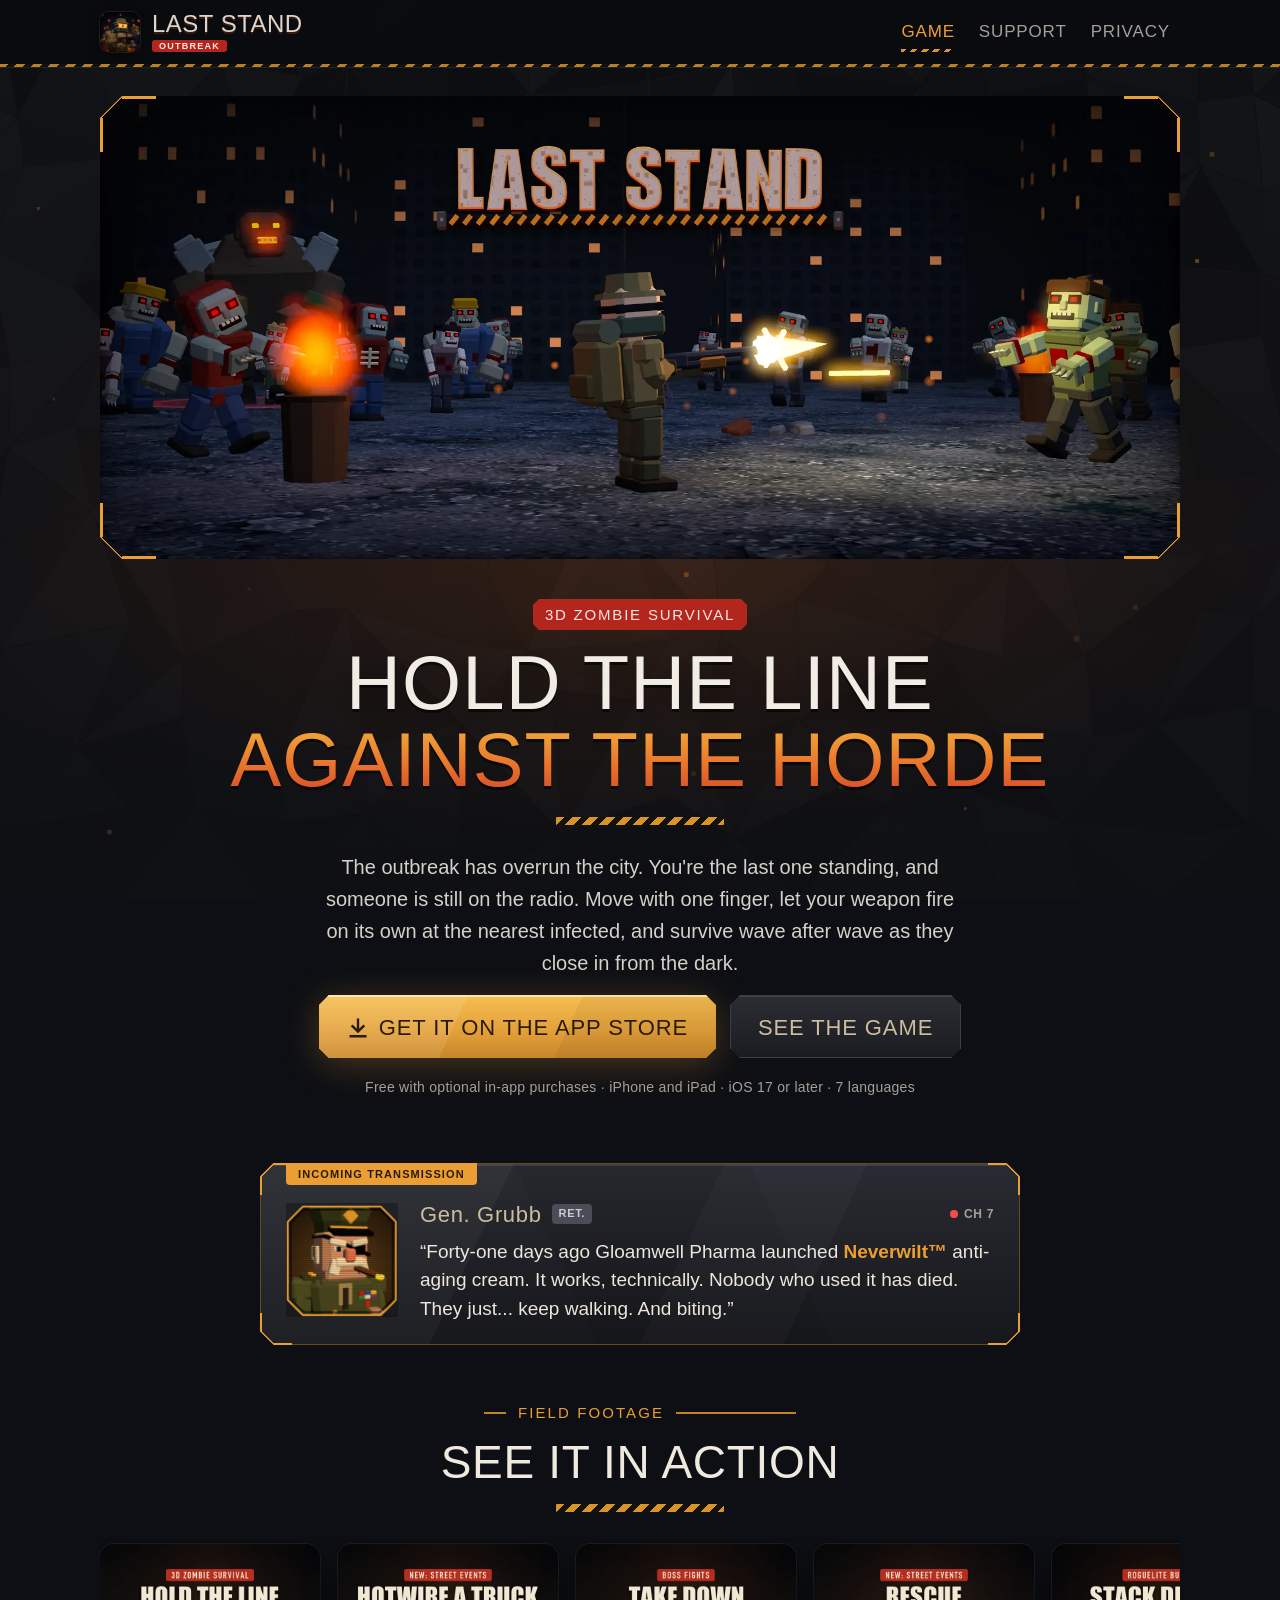
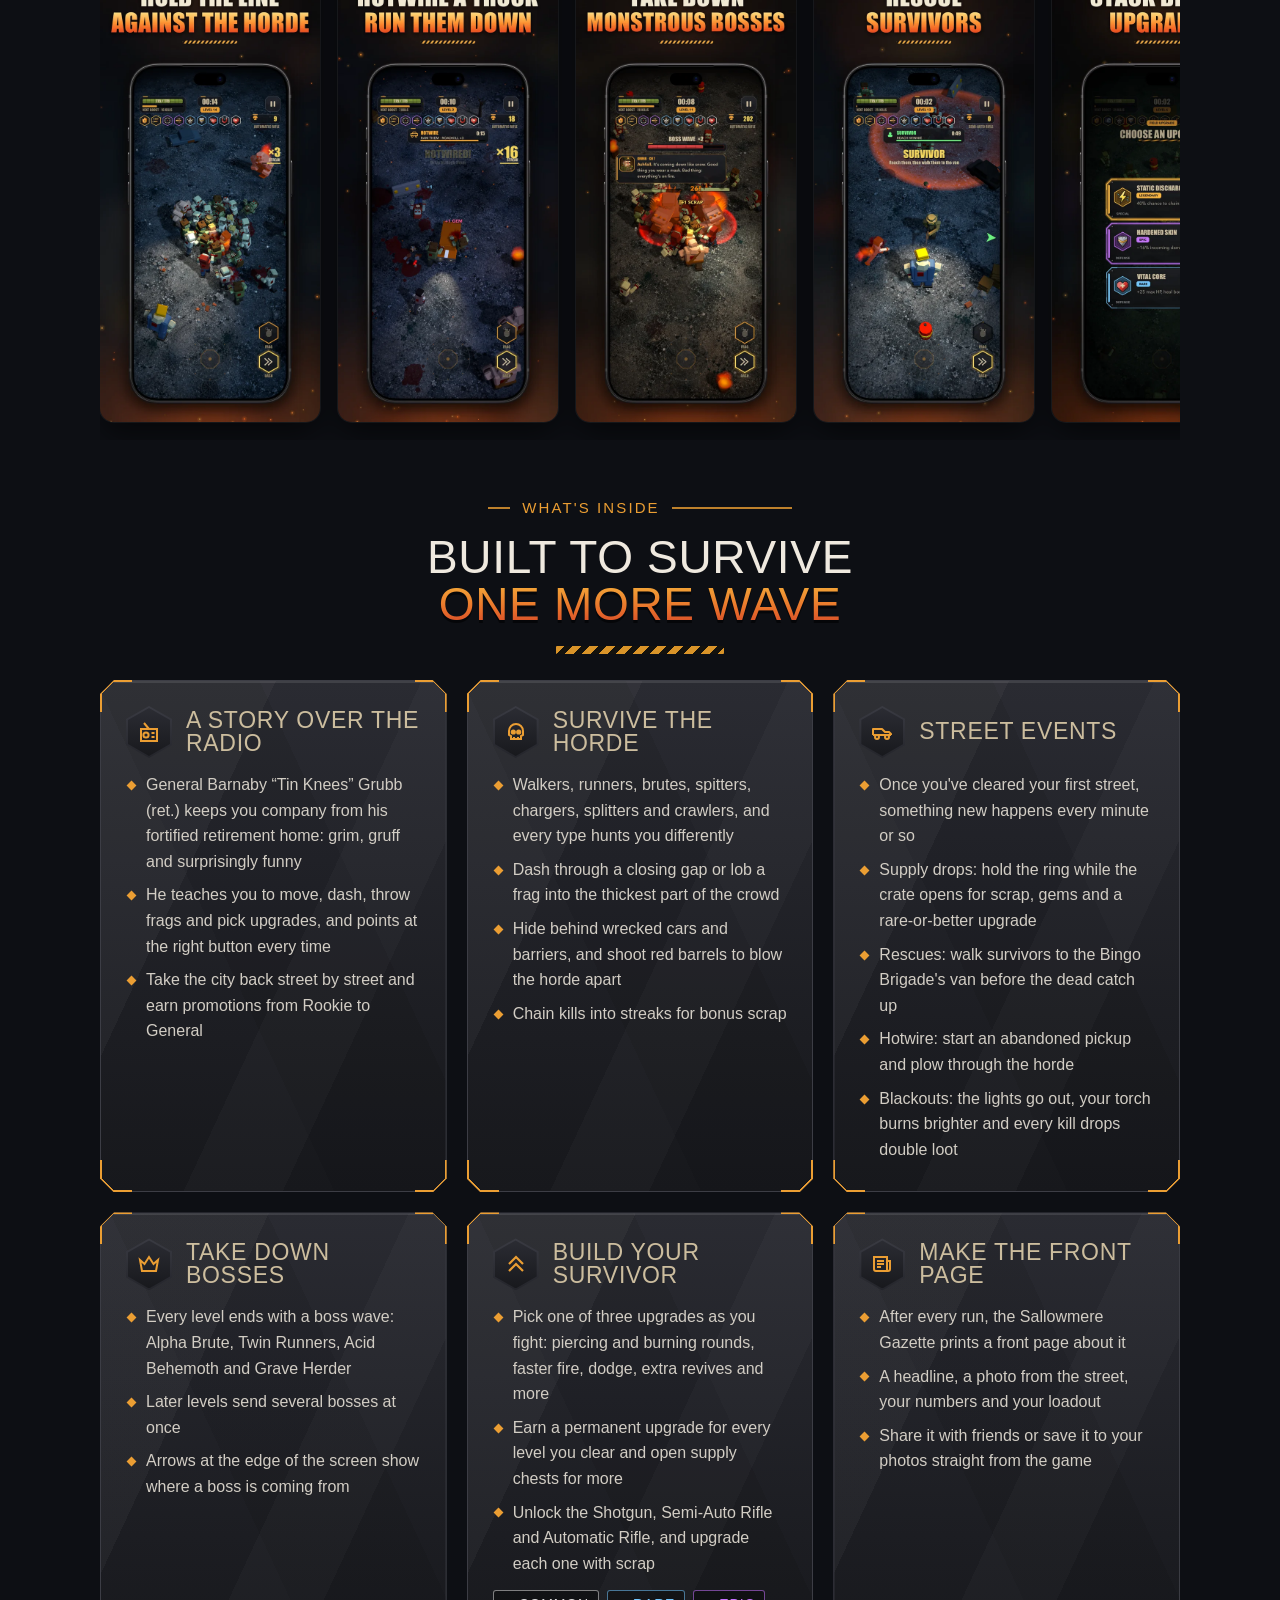
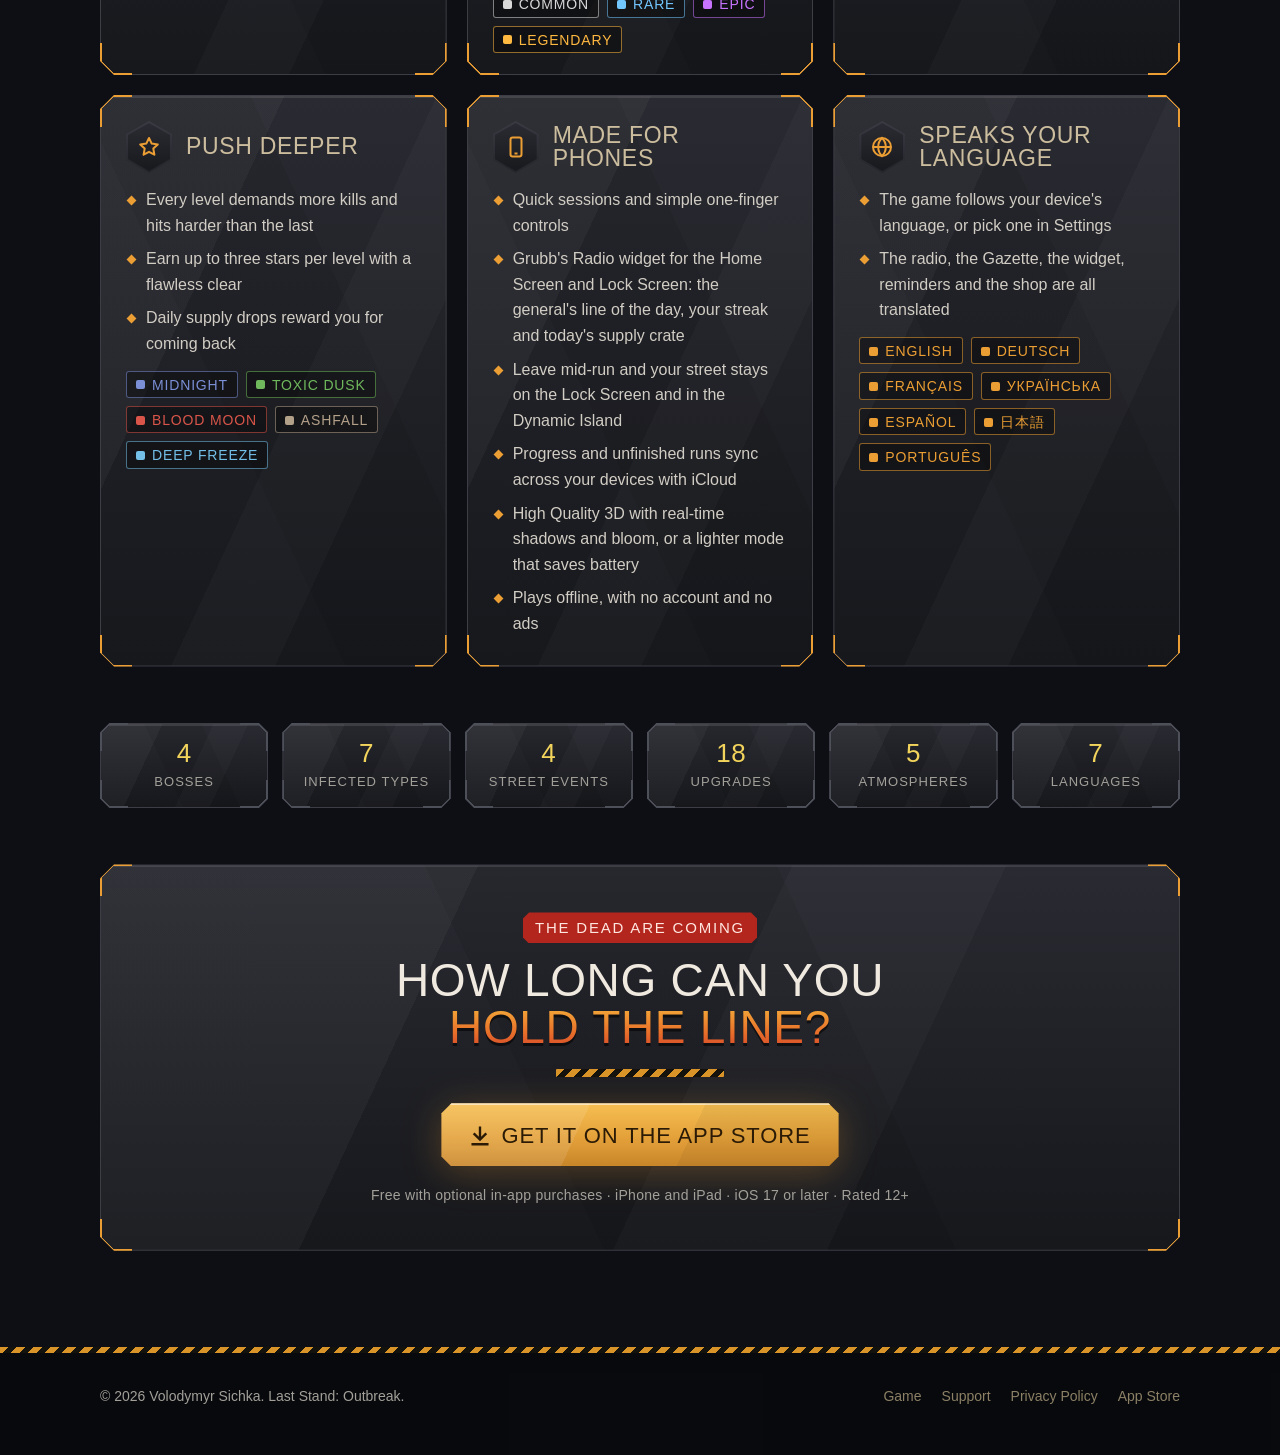
<file: index.html>
<!DOCTYPE html>
<html lang="en">
  <head>
    <meta charset="UTF-8" />
    <title>Last Stand: Outbreak</title>
    <meta http-equiv="refresh" content="0; url=marketing.html" />
    <link rel="canonical" href="marketing.html" />
    <link rel="icon" href="favicon.ico" sizes="16x16 32x32 48x48" />
    <link rel="icon" type="image/png" sizes="32x32" href="assets/favicon-32.png" />
    <link rel="icon" type="image/png" sizes="16x16" href="assets/favicon-16.png" />
    <link rel="apple-touch-icon" sizes="180x180" href="assets/apple-touch-icon.png" />
    <link rel="manifest" href="site.webmanifest" />
    <style>body { background: #0d0f14; color: #ccbd9e; font-family: -apple-system, sans-serif; }</style>
  </head>
  <body>
    <p><a href="marketing.html" style="color: #eb9e33">Last Stand: Outbreak</a></p>
  </body>
</html>
</file>
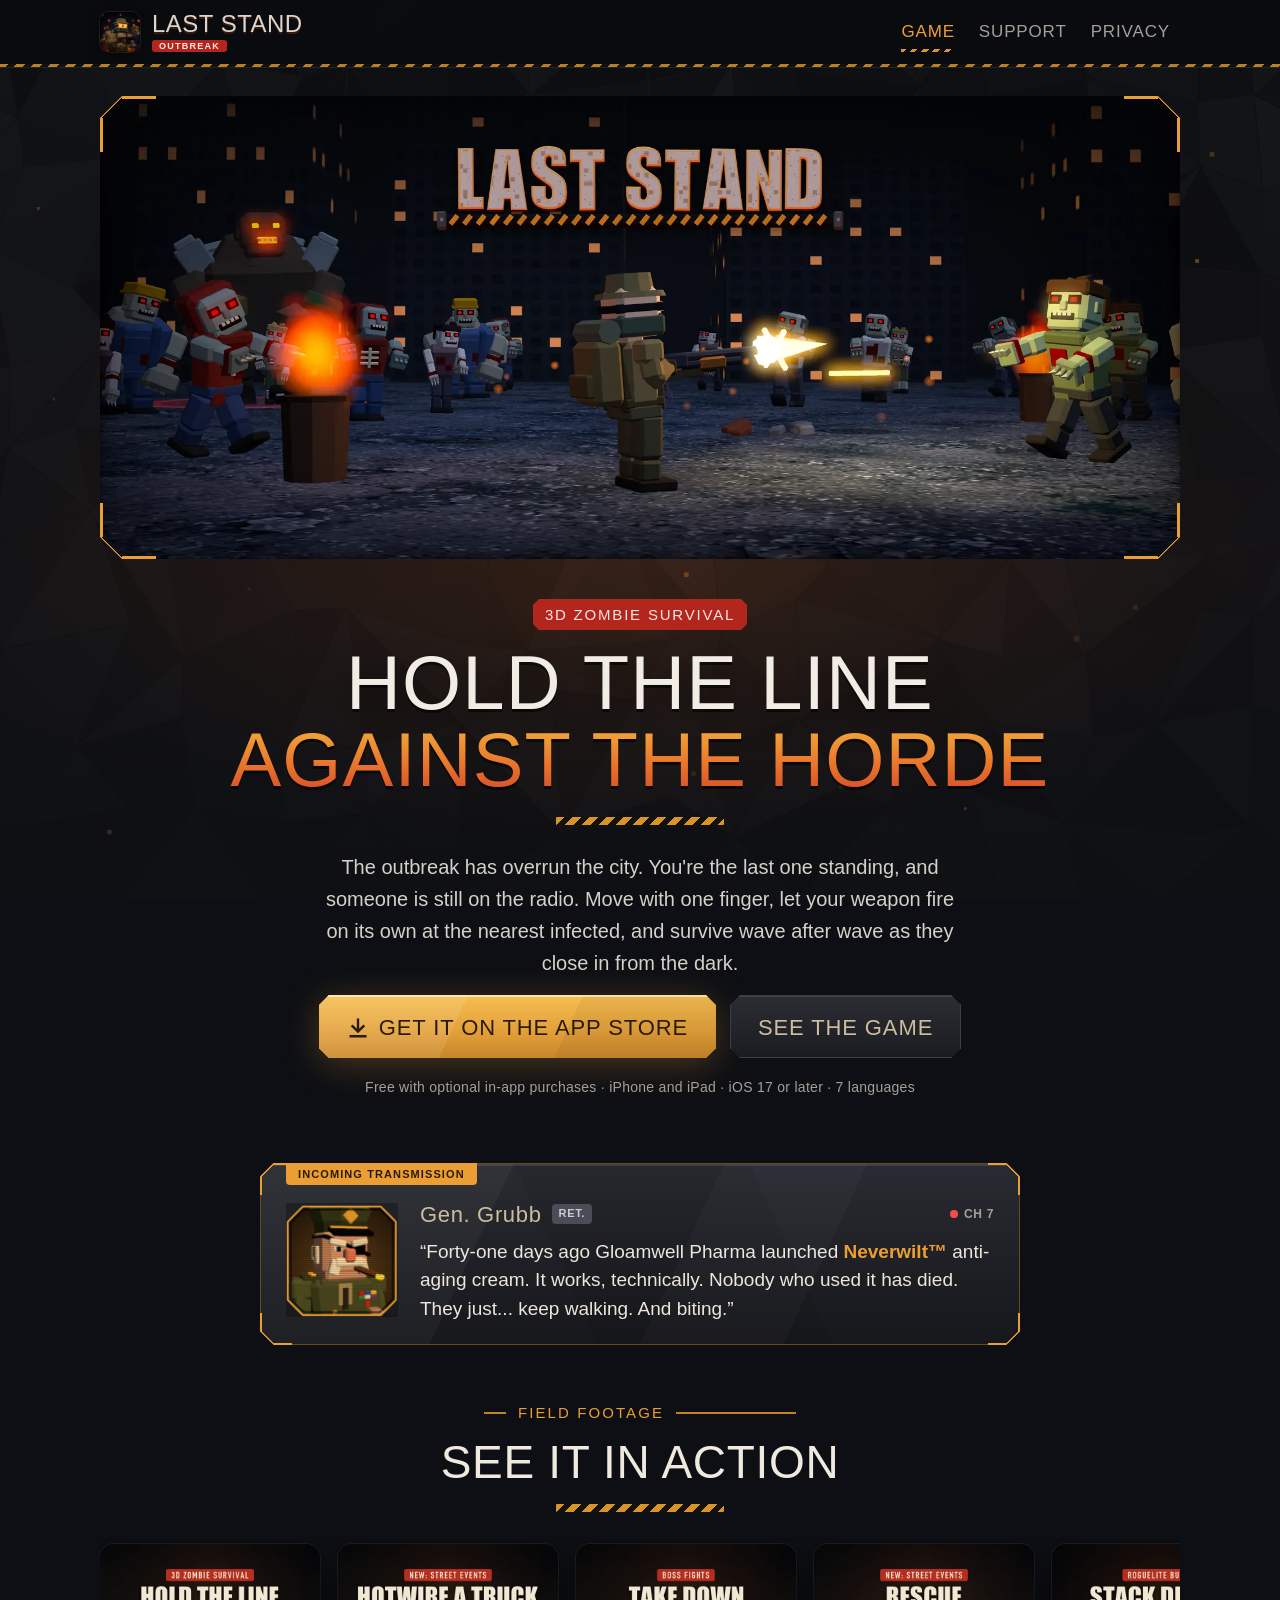
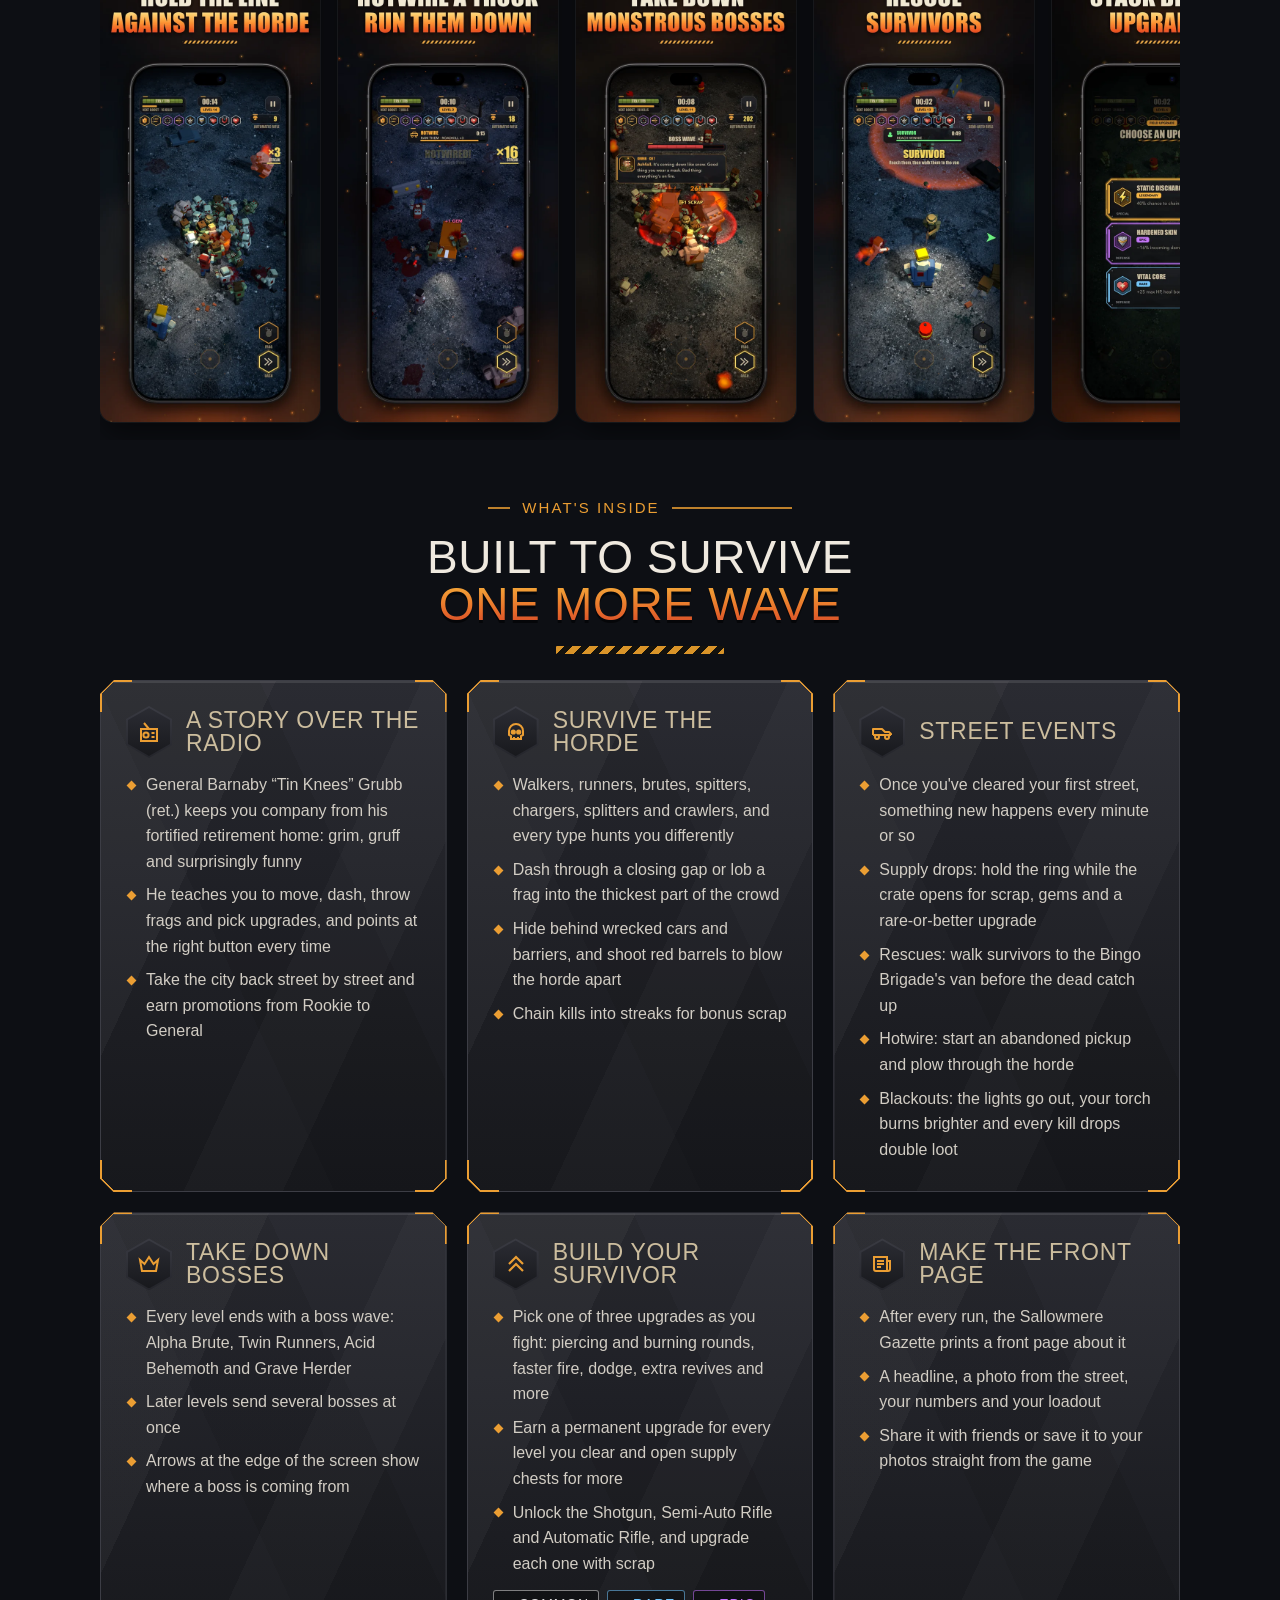
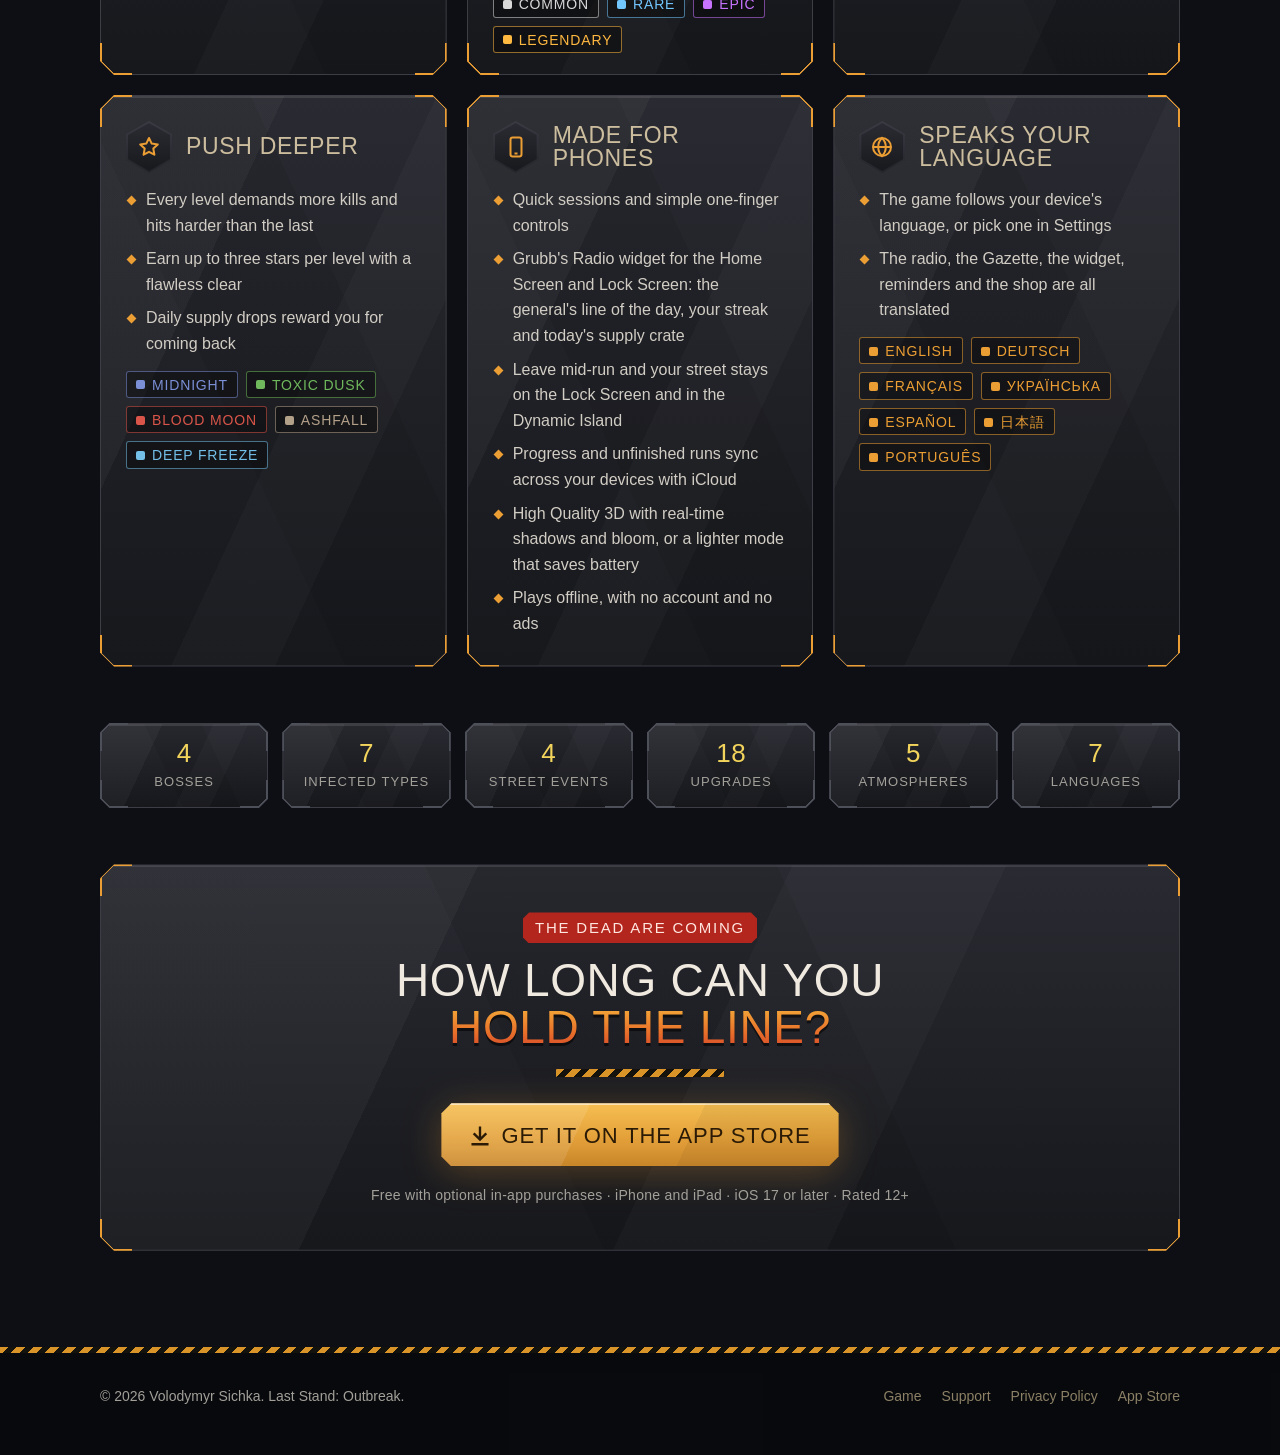
<file: marketing.html>
<!DOCTYPE html>
<html lang="en">
  <head>
    <meta charset="UTF-8" />
    <meta name="viewport" content="width=device-width, initial-scale=1.0" />
    <title>Last Stand: Outbreak – Zombie survival shooter for iPhone and iPad</title>
    <meta name="description" content="Last Stand: Outbreak is a fast, top-down zombie survival shooter in a moody low-poly 3D world. One-finger controls, auto-fire, street events, boss waves, roguelite upgrades and a story told over the radio. In seven languages." />
    <meta name="theme-color" content="#0d0f14" />
    <meta name="apple-itunes-app" content="app-id=6768721090" />
    <meta property="og:type" content="website" />
    <meta property="og:title" content="Last Stand: Outbreak" />
    <meta property="og:description" content="Hold the line against the horde. A top-down zombie survival shooter for iPhone and iPad." />
    <meta property="og:image" content="https://vybgss.github.io/last-stand-docs/assets/og.jpg" />
    <meta name="twitter:card" content="summary_large_image" />
    <link rel="icon" href="favicon.ico" sizes="16x16 32x32 48x48" />
    <link rel="icon" type="image/png" sizes="32x32" href="assets/favicon-32.png" />
    <link rel="icon" type="image/png" sizes="16x16" href="assets/favicon-16.png" />
    <link rel="apple-touch-icon" sizes="180x180" href="assets/apple-touch-icon.png" />
    <link rel="manifest" href="site.webmanifest" />
    <link rel="stylesheet" href="assets/style.css?v=2" />
  </head>
  <body>
    <header class="site-header">
      <div class="wrap">
        <a class="brand" href="marketing.html">
          <img src="assets/icon-96.png" width="40" height="40" alt="" />
          <span class="brand-name"><b>Last Stand</b><span class="tag-outbreak">OUTBREAK</span></span>
        </a>
        <nav class="nav" aria-label="Main">
          <a href="marketing.html" aria-current="page">Game</a>
          <a href="support.html">Support</a>
          <a href="privacy-policy.html">Privacy</a>
        </nav>
      </div>
    </header>

    <main class="wrap">
      <section class="hero">
        <div class="plate keyart">
          <img src="assets/hero.webp" width="1920" height="823" alt="Last Stand key art: a survivor in a field hat fires a rifle at a horde of low-poly zombies lit by burning oil drums" />
        </div>

        <div class="hero-copy center">
          <span class="kicker">3D zombie survival</span>
          <h1>Hold the line<span class="hot">against the horde</span></h1>
          <div class="stripe"></div>
          <p class="lead">The outbreak has overrun the city. You're the last one standing, and someone is still on the radio. Move with one finger, let your weapon fire on its own at the nearest infected, and survive wave after wave as they close in from the dark.</p>
          <div class="actions">
            <a class="btn" href="https://apps.apple.com/app/last-stand-outbreak/id6768721090">
              <span>
                <svg viewBox="0 0 24 24" fill="none" stroke="currentColor" stroke-width="2.6" stroke-linecap="square" aria-hidden="true"><path d="M12 3v12M6 10l6 6 6-6M4 21h16" /></svg>
                Get it on the App Store
              </span>
            </a>
            <a class="btn secondary" href="#screens"><span>See the game</span></a>
          </div>
          <p class="meta">Free with optional in-app purchases · iPhone and iPad · iOS 17 or later · 7 languages</p>
        </div>

        <figure class="plate radio transmission">
          <span class="tx-tag">Incoming transmission</span>
          <img src="assets/grubb.png" width="240" height="243" alt="Portrait of General Grubb: a gruff low-poly general with an eye patch and a cigar" />
          <figcaption>
            <div class="tx-name">Gen. Grubb <small>RET.</small><span class="ch">CH 7</span></div>
            <blockquote>“Forty-one days ago Gloamwell Pharma launched <em>Neverwilt™</em> anti-aging cream. It works, technically. Nobody who used it has died. They just... keep walking. And biting.”</blockquote>
          </figcaption>
        </figure>
      </section>

      <section class="block" id="screens">
        <div class="center">
          <p class="label">Field footage</p>
          <h2>See it in action</h2>
          <div class="stripe"></div>
        </div>
        <div class="shots" tabindex="0" aria-label="Screenshots">
          <figure><img src="assets/screens/shot-1.webp" width="600" height="1304" loading="lazy" alt="Hold the line against the horde: the survivor fights a crowd of zombies on a night street while General Grubb comments on the radio" /></figure>
          <figure><img src="assets/screens/shot-2.webp" width="600" height="1304" loading="lazy" alt="Hotwire a truck and run them down: a hotwired pickup drives through the horde" /></figure>
          <figure><img src="assets/screens/shot-3.webp" width="600" height="1304" loading="lazy" alt="Take down monstrous bosses: an Alpha Brute boss wave" /></figure>
          <figure><img src="assets/screens/shot-4.webp" width="600" height="1304" loading="lazy" alt="Rescue survivors: a survivor heads for the Bingo Brigade van" /></figure>
          <figure><img src="assets/screens/shot-5.webp" width="600" height="1304" loading="lazy" alt="Stack deadly upgrades: choose one of three upgrade cards" /></figure>
          <figure><img src="assets/screens/shot-6.webp" width="600" height="1304" loading="lazy" alt="Meet General Grubb: the general explains the outbreak over the radio on the main menu" /></figure>
          <figure><img src="assets/screens/shot-7.webp" width="600" height="1304" loading="lazy" alt="Make the front page: the Sallowmere Gazette prints a front page about your run" /></figure>
          <figure><img src="assets/screens/shot-8.webp" width="600" height="1304" loading="lazy" alt="Grubb on your Home Screen: the Grubb's Radio widget in small and medium sizes" /></figure>
        </div>
      </section>

      <section class="block" id="features">
        <div class="center">
          <p class="label">What's inside</p>
          <h2>Built to survive<span class="hot">one more wave</span></h2>
          <div class="stripe"></div>
        </div>

        <div class="features">
          <article class="plate feature">
            <h3>
              <span class="hex"><svg viewBox="0 0 24 24" fill="none" stroke="currentColor" stroke-width="2" aria-hidden="true"><path d="M7 3l5 6M4 9h16v12H4z" /><circle cx="9" cy="15" r="2.6" /><path d="M14.5 13h3M14.5 17h3" /></svg></span>
              A story over the radio
            </h3>
            <ul>
              <li>General Barnaby “Tin Knees” Grubb (ret.) keeps you company from his fortified retirement home: grim, gruff and surprisingly funny</li>
              <li>He teaches you to move, dash, throw frags and pick upgrades, and points at the right button every time</li>
              <li>Take the city back street by street and earn promotions from Rookie to General</li>
            </ul>
          </article>

          <article class="plate feature">
            <h3>
              <span class="hex"><svg viewBox="0 0 24 24" fill="none" stroke="currentColor" stroke-width="2" aria-hidden="true"><path d="M5 11a7 7 0 0 1 14 0v4l-2 1v3H7v-3l-2-1z" /><circle cx="9.3" cy="12" r="1.6" fill="currentColor" /><circle cx="14.7" cy="12" r="1.6" fill="currentColor" /><path d="M10 19v-2M14 19v-2" /></svg></span>
              Survive the horde
            </h3>
            <ul>
              <li>Walkers, runners, brutes, spitters, chargers, splitters and crawlers, and every type hunts you differently</li>
              <li>Dash through a closing gap or lob a frag into the thickest part of the crowd</li>
              <li>Hide behind wrecked cars and barriers, and shoot red barrels to blow the horde apart</li>
              <li>Chain kills into streaks for bonus scrap</li>
            </ul>
          </article>

          <article class="plate feature">
            <h3>
              <span class="hex"><svg viewBox="0 0 24 24" fill="none" stroke="currentColor" stroke-width="2" stroke-linejoin="round" aria-hidden="true"><path d="M3 15V9h9l3 3h4l2 2v1" /><path d="M3 15h18" /><circle cx="7" cy="17" r="2" /><circle cx="17" cy="17" r="2" /></svg></span>
              Street events
            </h3>
            <ul>
              <li>Once you've cleared your first street, something new happens every minute or so</li>
              <li>Supply drops: hold the ring while the crate opens for scrap, gems and a rare-or-better upgrade</li>
              <li>Rescues: walk survivors to the Bingo Brigade's van before the dead catch up</li>
              <li>Hotwire: start an abandoned pickup and plow through the horde</li>
              <li>Blackouts: the lights go out, your torch burns brighter and every kill drops double loot</li>
            </ul>
          </article>

          <article class="plate feature">
            <h3>
              <span class="hex"><svg viewBox="0 0 24 24" fill="none" stroke="currentColor" stroke-width="2" aria-hidden="true"><path d="M3 8l4.5 4L12 5l4.5 7L21 8l-2 11H5z" /></svg></span>
              Take down bosses
            </h3>
            <ul>
              <li>Every level ends with a boss wave: Alpha Brute, Twin Runners, Acid Behemoth and Grave Herder</li>
              <li>Later levels send several bosses at once</li>
              <li>Arrows at the edge of the screen show where a boss is coming from</li>
            </ul>
          </article>

          <article class="plate feature">
            <h3>
              <span class="hex"><svg viewBox="0 0 24 24" fill="none" stroke="currentColor" stroke-width="2.2" aria-hidden="true"><path d="M5 12l7-7 7 7M5 19l7-7 7 7" /></svg></span>
              Build your survivor
            </h3>
            <ul>
              <li>Pick one of three upgrades as you fight: piercing and burning rounds, faster fire, dodge, extra revives and more</li>
              <li>Earn a permanent upgrade for every level you clear and open supply chests for more</li>
              <li>Unlock the Shotgun, Semi-Auto Rifle and Automatic Rifle, and upgrade each one with scrap</li>
            </ul>
            <div class="chips">
              <span class="chip" style="--chip: var(--common)"><i></i>Common</span>
              <span class="chip" style="--chip: var(--rare)"><i></i>Rare</span>
              <span class="chip" style="--chip: var(--epic)"><i></i>Epic</span>
              <span class="chip" style="--chip: var(--legendary)"><i></i>Legendary</span>
            </div>
          </article>

          <article class="plate feature">
            <h3>
              <span class="hex"><svg viewBox="0 0 24 24" fill="none" stroke="currentColor" stroke-width="2" aria-hidden="true"><path d="M4 5h13v14H6a2 2 0 0 1-2-2z" /><path d="M17 9h3v8a2 2 0 0 1-2 2" /><path d="M7 9h7M7 12h7M7 15h4" /></svg></span>
              Make the front page
            </h3>
            <ul>
              <li>After every run, the Sallowmere Gazette prints a front page about it</li>
              <li>A headline, a photo from the street, your numbers and your loadout</li>
              <li>Share it with friends or save it to your photos straight from the game</li>
            </ul>
          </article>

          <article class="plate feature">
            <h3>
              <span class="hex"><svg viewBox="0 0 24 24" fill="none" stroke="currentColor" stroke-width="2" stroke-linejoin="round" aria-hidden="true"><path d="M12 3l2.7 5.6 6.1.8-4.5 4.2 1.1 6.1L12 16.8l-5.4 2.9 1.1-6.1-4.5-4.2 6.1-.8z" /></svg></span>
              Push deeper
            </h3>
            <ul>
              <li>Every level demands more kills and hits harder than the last</li>
              <li>Earn up to three stars per level with a flawless clear</li>
              <li>Daily supply drops reward you for coming back</li>
            </ul>
            <div class="chips">
              <span class="chip" style="--chip: #7b8fd6"><i></i>Midnight</span>
              <span class="chip" style="--chip: #6fb85c"><i></i>Toxic Dusk</span>
              <span class="chip" style="--chip: #d9554a"><i></i>Blood Moon</span>
              <span class="chip" style="--chip: #b3a089"><i></i>Ashfall</span>
              <span class="chip" style="--chip: #73bfe8"><i></i>Deep Freeze</span>
            </div>
          </article>

          <article class="plate feature">
            <h3>
              <span class="hex"><svg viewBox="0 0 24 24" fill="none" stroke="currentColor" stroke-width="2" aria-hidden="true"><rect x="6.5" y="2.5" width="11" height="19" rx="2.2" /><path d="M10.5 18.5h3" /></svg></span>
              Made for phones
            </h3>
            <ul>
              <li>Quick sessions and simple one-finger controls</li>
              <li>Grubb's Radio widget for the Home Screen and Lock Screen: the general's line of the day, your streak and today's supply crate</li>
              <li>Leave mid-run and your street stays on the Lock Screen and in the Dynamic Island</li>
              <li>Progress and unfinished runs sync across your devices with iCloud</li>
              <li>High Quality 3D with real-time shadows and bloom, or a lighter mode that saves battery</li>
              <li>Plays offline, with no account and no ads</li>
            </ul>
          </article>

          <article class="plate feature">
            <h3>
              <span class="hex"><svg viewBox="0 0 24 24" fill="none" stroke="currentColor" stroke-width="2" aria-hidden="true"><circle cx="12" cy="12" r="9" /><path d="M3 12h18M12 3c2.6 2.5 3.8 5.5 3.8 9s-1.2 6.5-3.8 9c-2.6-2.5-3.8-5.5-3.8-9S9.4 5.5 12 3z" /></svg></span>
              Speaks your language
            </h3>
            <ul>
              <li>The game follows your device's language, or pick one in Settings</li>
              <li>The radio, the Gazette, the widget, reminders and the shop are all translated</li>
            </ul>
            <div class="chips">
              <span class="chip" style="--chip: var(--amber)"><i></i>English</span>
              <span class="chip" style="--chip: var(--amber)"><i></i>Deutsch</span>
              <span class="chip" style="--chip: var(--amber)"><i></i>Français</span>
              <span class="chip" style="--chip: var(--amber)"><i></i>Українська</span>
              <span class="chip" style="--chip: var(--amber)"><i></i>Español</span>
              <span class="chip" style="--chip: var(--amber)"><i></i>日本語</span>
              <span class="chip" style="--chip: var(--amber)"><i></i>Português</span>
            </div>
          </article>
        </div>
      </section>

      <section class="block">
        <div class="facts">
          <div class="plate quiet fact"><b>4</b><span>Bosses</span></div>
          <div class="plate quiet fact"><b>7</b><span>Infected types</span></div>
          <div class="plate quiet fact"><b>4</b><span>Street events</span></div>
          <div class="plate quiet fact"><b>18</b><span>Upgrades</span></div>
          <div class="plate quiet fact"><b>5</b><span>Atmospheres</span></div>
          <div class="plate quiet fact"><b>7</b><span>Languages</span></div>
        </div>
      </section>

      <section class="block">
        <div class="plate final">
          <span class="kicker">The dead are coming</span>
          <h2>How long can you<span class="hot">hold the line?</span></h2>
          <div class="stripe"></div>
          <div class="actions" style="justify-content: center">
            <a class="btn" href="https://apps.apple.com/app/last-stand-outbreak/id6768721090">
              <span>
                <svg viewBox="0 0 24 24" fill="none" stroke="currentColor" stroke-width="2.6" stroke-linecap="square" aria-hidden="true"><path d="M12 3v12M6 10l6 6 6-6M4 21h16" /></svg>
                Get it on the App Store
              </span>
            </a>
          </div>
          <p class="meta">Free with optional in-app purchases · iPhone and iPad · iOS 17 or later · Rated 12+</p>
        </div>
      </section>
    </main>

    <footer class="site-footer">
      <div class="wrap">
        <span>© 2026 Volodymyr Sichka. Last Stand: Outbreak.</span>
        <nav aria-label="Footer">
          <a href="marketing.html">Game</a>
          <a href="support.html">Support</a>
          <a href="privacy-policy.html">Privacy Policy</a>
          <a href="https://apps.apple.com/app/last-stand-outbreak/id6768721090">App Store</a>
        </nav>
      </div>
    </footer>
  </body>
</html>
</file>
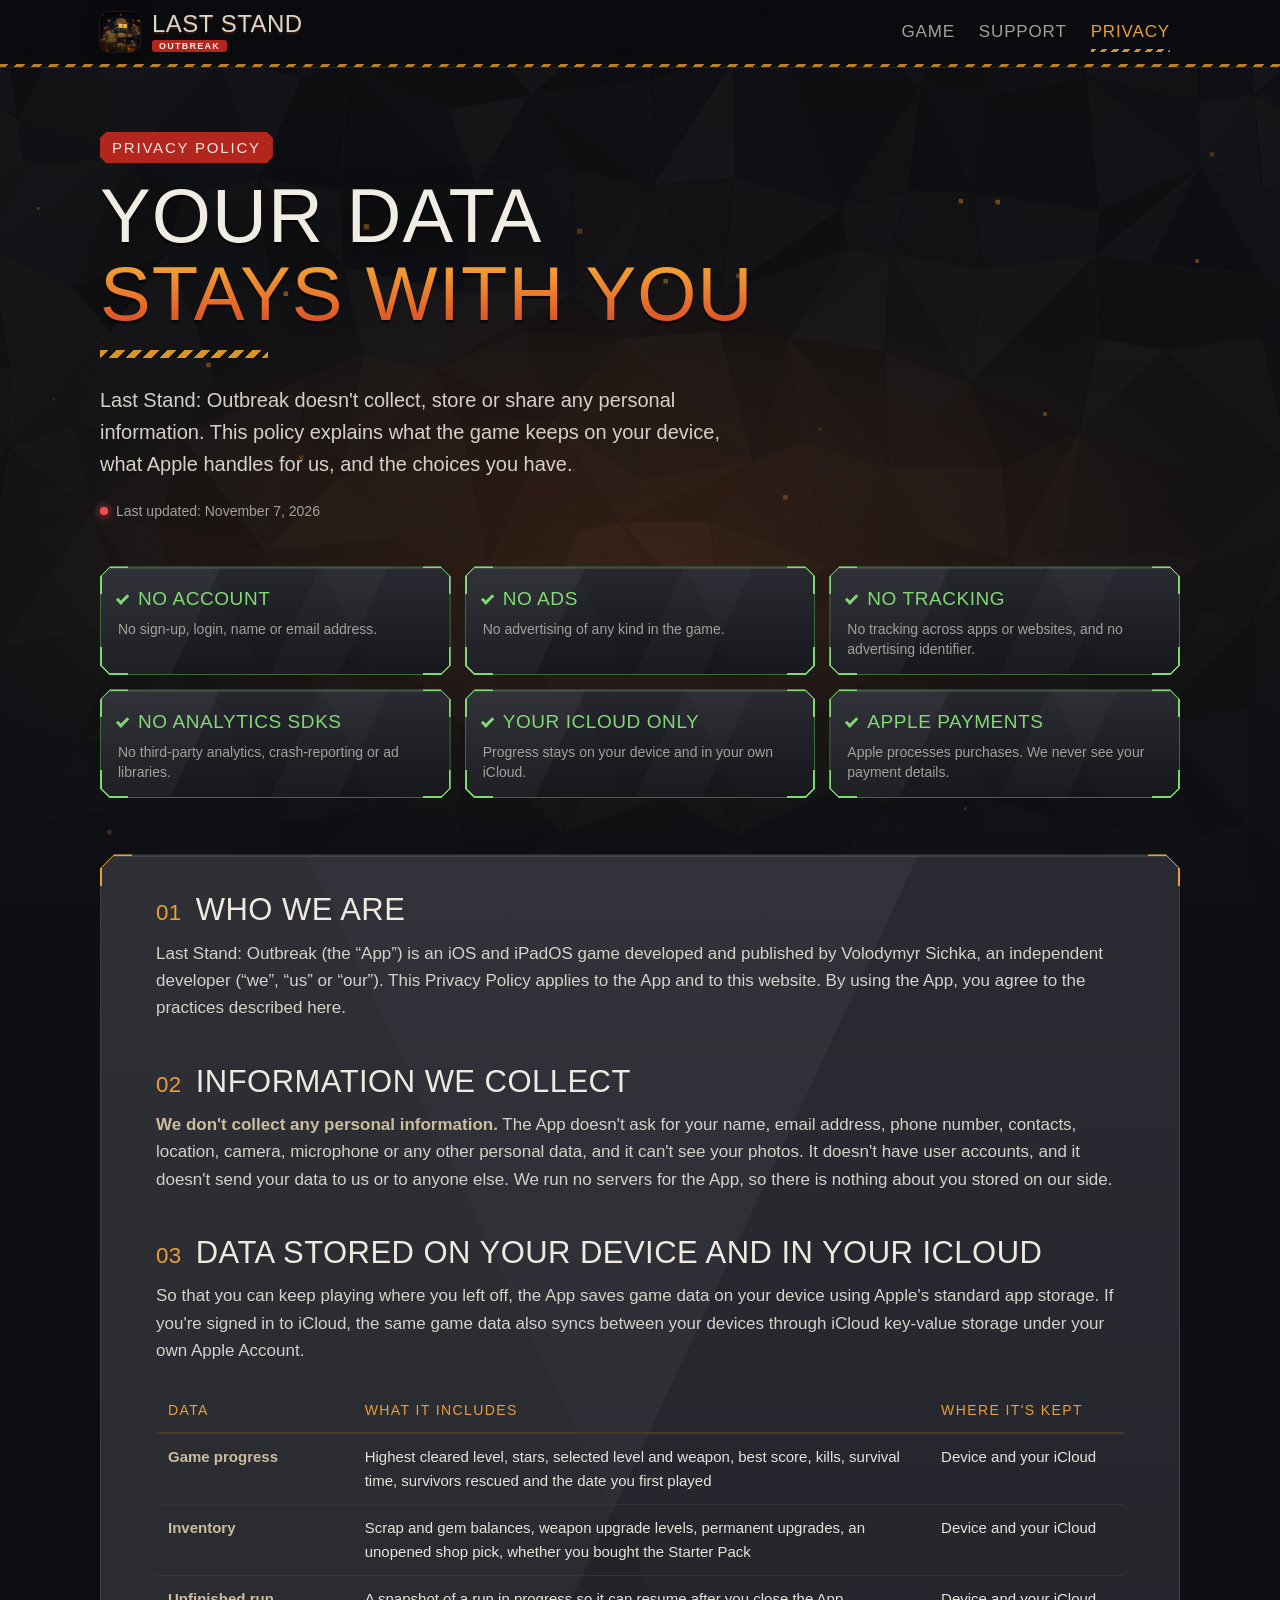
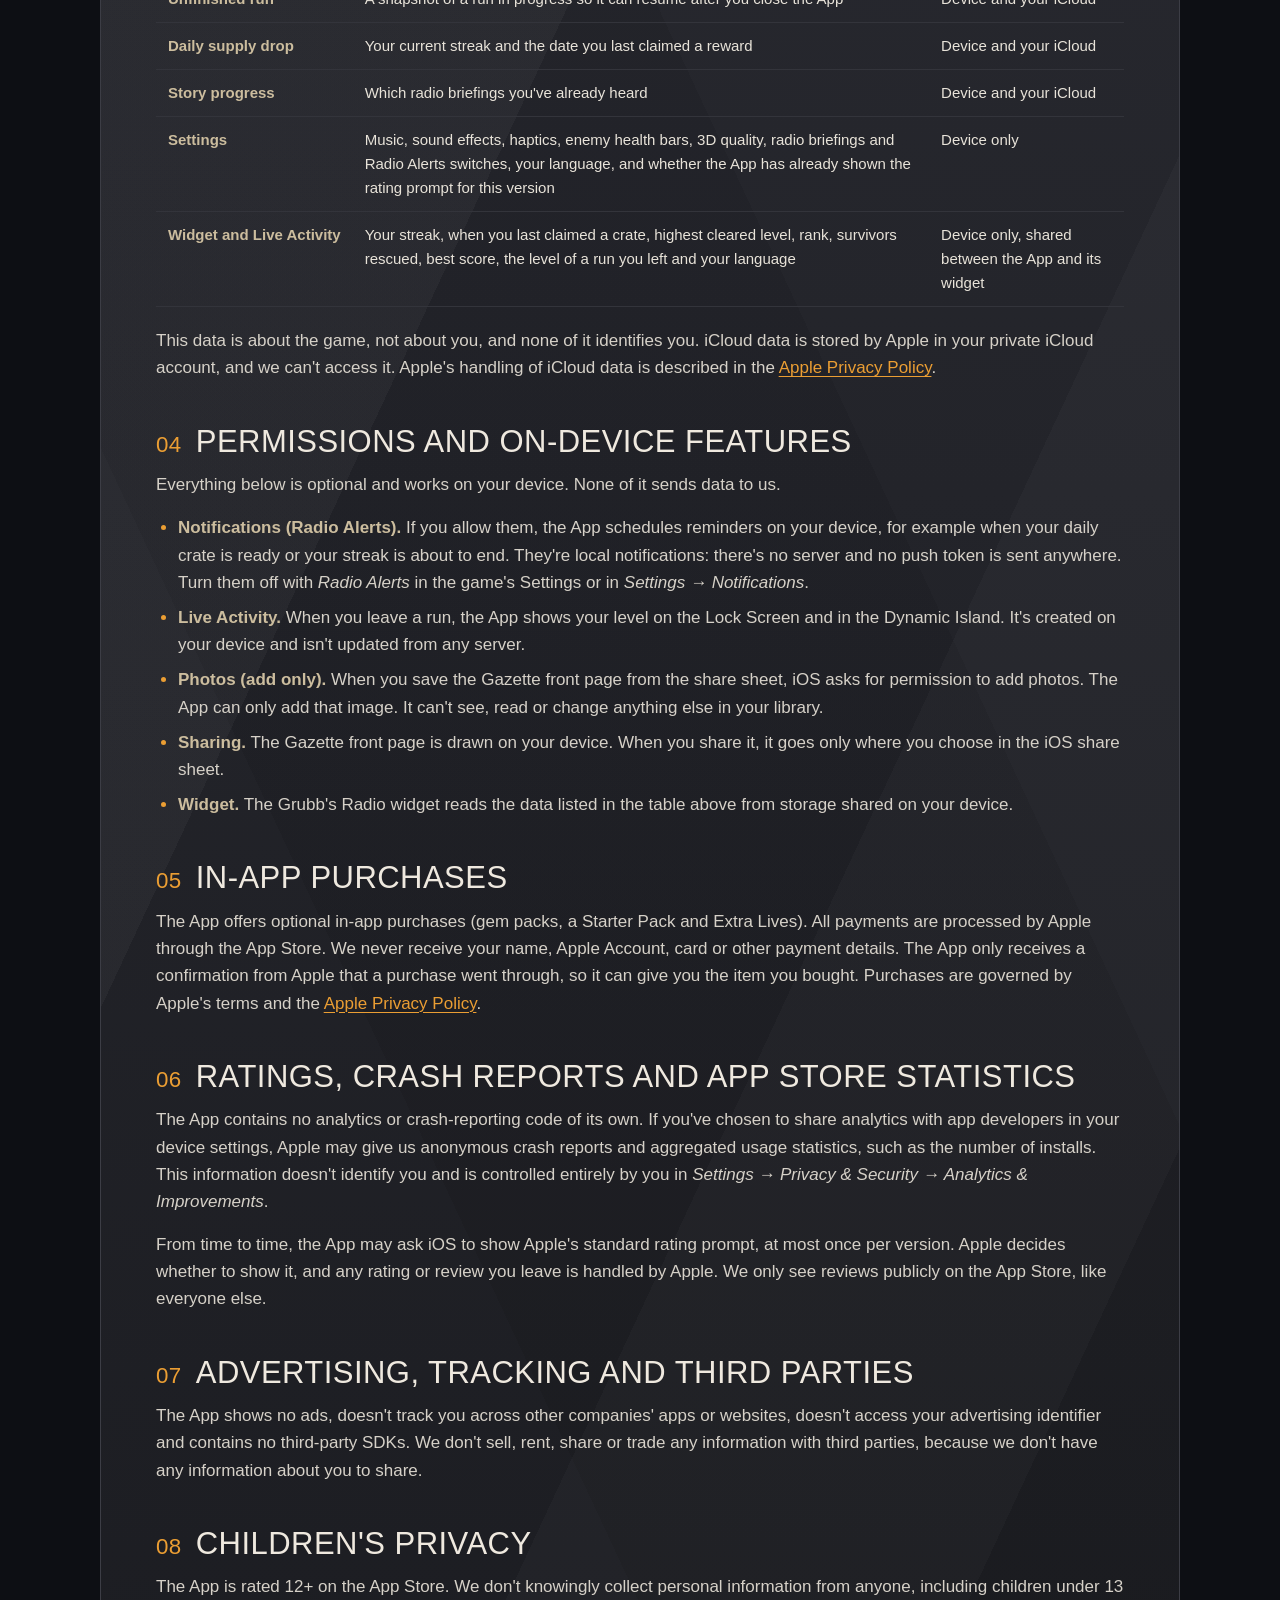
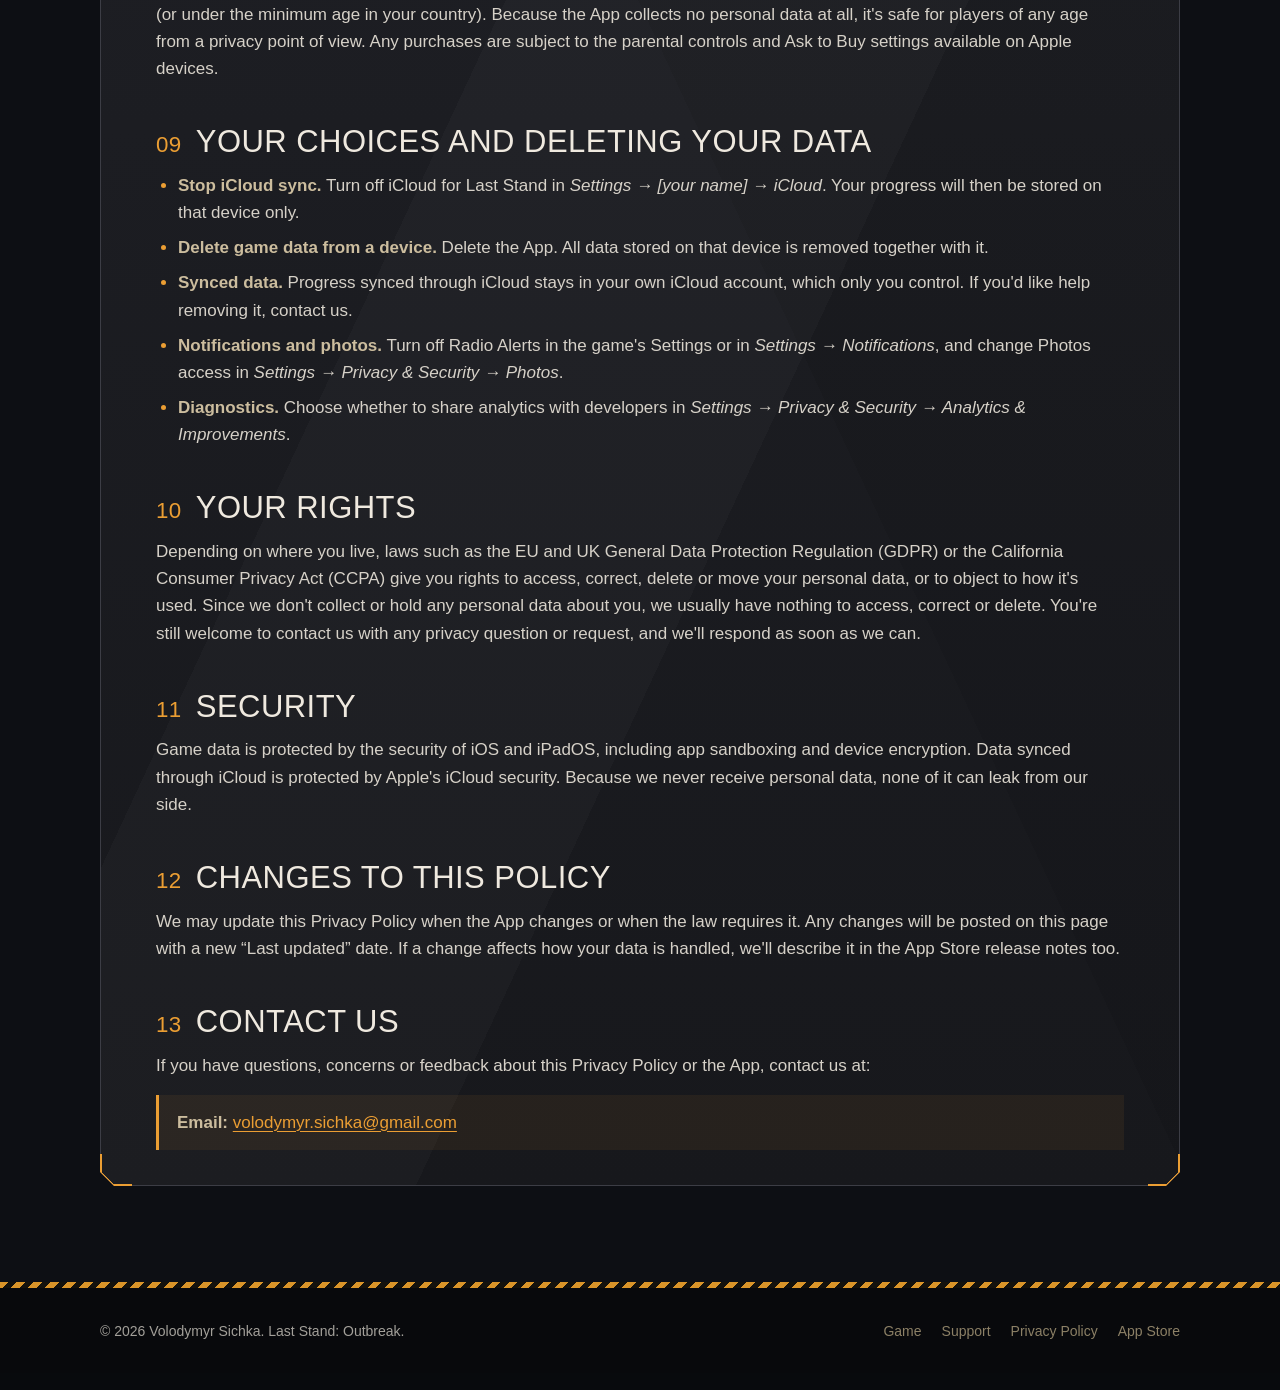
<file: privacy-policy.html>
<!DOCTYPE html>
<html lang="en">
  <head>
    <meta charset="UTF-8" />
    <meta name="viewport" content="width=device-width, initial-scale=1.0" />
    <title>Privacy Policy – Last Stand: Outbreak</title>
    <meta name="description" content="Privacy Policy for Last Stand: Outbreak. The game collects no personal data: no account, no ads, no tracking. Progress stays on your device and in your own iCloud." />
    <meta name="theme-color" content="#0d0f14" />
    <meta property="og:title" content="Last Stand: Outbreak – Privacy Policy" />
    <meta property="og:description" content="No account, no ads, no tracking. Your progress stays on your device and in your own iCloud." />
    <meta property="og:image" content="https://vybgss.github.io/last-stand-docs/assets/og.jpg" />
    <link rel="icon" href="favicon.ico" sizes="16x16 32x32 48x48" />
    <link rel="icon" type="image/png" sizes="32x32" href="assets/favicon-32.png" />
    <link rel="icon" type="image/png" sizes="16x16" href="assets/favicon-16.png" />
    <link rel="apple-touch-icon" sizes="180x180" href="assets/apple-touch-icon.png" />
    <link rel="manifest" href="site.webmanifest" />
    <link rel="stylesheet" href="assets/style.css?v=2" />
  </head>
  <body>
    <header class="site-header">
      <div class="wrap">
        <a class="brand" href="marketing.html">
          <img src="assets/icon-96.png" width="40" height="40" alt="" />
          <span class="brand-name"><b>Last Stand</b><span class="tag-outbreak">OUTBREAK</span></span>
        </a>
        <nav class="nav" aria-label="Main">
          <a href="marketing.html">Game</a>
          <a href="support.html">Support</a>
          <a href="privacy-policy.html" aria-current="page">Privacy</a>
        </nav>
      </div>
    </header>

    <main class="wrap">
      <section class="page-head">
        <span class="kicker">Privacy policy</span>
        <h1>Your data<span class="hot">stays with you</span></h1>
        <div class="stripe"></div>
        <p class="lead">Last Stand: Outbreak doesn't collect, store or share any personal information. This policy explains what the game keeps on your device, what Apple handles for us, and the choices you have.</p>
        <p class="updated">Last updated: November 7, 2026</p>
      </section>

      <section class="glance" aria-label="At a glance">
        <div class="plate good"><b>No account</b><span>No sign-up, login, name or email address.</span></div>
        <div class="plate good"><b>No ads</b><span>No advertising of any kind in the game.</span></div>
        <div class="plate good"><b>No tracking</b><span>No tracking across apps or websites, and no advertising identifier.</span></div>
        <div class="plate good"><b>No analytics SDKs</b><span>No third-party analytics, crash-reporting or ad libraries.</span></div>
        <div class="plate good"><b>Your iCloud only</b><span>Progress stays on your device and in your own iCloud.</span></div>
        <div class="plate good"><b>Apple payments</b><span>Apple processes purchases. We never see your payment details.</span></div>
      </section>

      <article class="plate doc block">
        <h2><span class="num">01</span>Who we are</h2>
        <p>Last Stand: Outbreak (the “App”) is an iOS and iPadOS game developed and published by Volodymyr Sichka, an independent developer (“we”, “us” or “our”). This Privacy Policy applies to the App and to this website. By using the App, you agree to the practices described here.</p>

        <h2><span class="num">02</span>Information we collect</h2>
        <p><strong>We don't collect any personal information.</strong> The App doesn't ask for your name, email address, phone number, contacts, location, camera, microphone or any other personal data, and it can't see your photos. It doesn't have user accounts, and it doesn't send your data to us or to anyone else. We run no servers for the App, so there is nothing about you stored on our side.</p>

        <h2><span class="num">03</span>Data stored on your device and in your iCloud</h2>
        <p>So that you can keep playing where you left off, the App saves game data on your device using Apple's standard app storage. If you're signed in to iCloud, the same game data also syncs between your devices through iCloud key-value storage under your own Apple Account.</p>
        <div class="table-scroll">
          <table class="data-table">
            <thead>
              <tr><th>Data</th><th>What it includes</th><th>Where it's kept</th></tr>
            </thead>
            <tbody>
              <tr><td>Game progress</td><td>Highest cleared level, stars, selected level and weapon, best score, kills, survival time, survivors rescued and the date you first played</td><td>Device and your iCloud</td></tr>
              <tr><td>Inventory</td><td>Scrap and gem balances, weapon upgrade levels, permanent upgrades, an unopened shop pick, whether you bought the Starter Pack</td><td>Device and your iCloud</td></tr>
              <tr><td>Unfinished run</td><td>A snapshot of a run in progress so it can resume after you close the App</td><td>Device and your iCloud</td></tr>
              <tr><td>Daily supply drop</td><td>Your current streak and the date you last claimed a reward</td><td>Device and your iCloud</td></tr>
              <tr><td>Story progress</td><td>Which radio briefings you've already heard</td><td>Device and your iCloud</td></tr>
              <tr><td>Settings</td><td>Music, sound effects, haptics, enemy health bars, 3D quality, radio briefings and Radio Alerts switches, your language, and whether the App has already shown the rating prompt for this version</td><td>Device only</td></tr>
              <tr><td>Widget and Live Activity</td><td>Your streak, when you last claimed a crate, highest cleared level, rank, survivors rescued, best score, the level of a run you left and your language</td><td>Device only, shared between the App and its widget</td></tr>
            </tbody>
          </table>
        </div>
        <p>This data is about the game, not about you, and none of it identifies you. iCloud data is stored by Apple in your private iCloud account, and we can't access it. Apple's handling of iCloud data is described in the <a href="https://www.apple.com/legal/privacy/">Apple Privacy Policy</a>.</p>

        <h2><span class="num">04</span>Permissions and on-device features</h2>
        <p>Everything below is optional and works on your device. None of it sends data to us.</p>
        <ul>
          <li><strong>Notifications (Radio Alerts).</strong> If you allow them, the App schedules reminders on your device, for example when your daily crate is ready or your streak is about to end. They're local notifications: there's no server and no push token is sent anywhere. Turn them off with <em>Radio Alerts</em> in the game's Settings or in <em>Settings → Notifications</em>.</li>
          <li><strong>Live Activity.</strong> When you leave a run, the App shows your level on the Lock Screen and in the Dynamic Island. It's created on your device and isn't updated from any server.</li>
          <li><strong>Photos (add only).</strong> When you save the Gazette front page from the share sheet, iOS asks for permission to add photos. The App can only add that image. It can't see, read or change anything else in your library.</li>
          <li><strong>Sharing.</strong> The Gazette front page is drawn on your device. When you share it, it goes only where you choose in the iOS share sheet.</li>
          <li><strong>Widget.</strong> The Grubb's Radio widget reads the data listed in the table above from storage shared on your device.</li>
        </ul>

        <h2><span class="num">05</span>In-app purchases</h2>
        <p>The App offers optional in-app purchases (gem packs, a Starter Pack and Extra Lives). All payments are processed by Apple through the App Store. We never receive your name, Apple Account, card or other payment details. The App only receives a confirmation from Apple that a purchase went through, so it can give you the item you bought. Purchases are governed by Apple's terms and the <a href="https://www.apple.com/legal/privacy/">Apple Privacy Policy</a>.</p>

        <h2><span class="num">06</span>Ratings, crash reports and App Store statistics</h2>
        <p>The App contains no analytics or crash-reporting code of its own. If you've chosen to share analytics with app developers in your device settings, Apple may give us anonymous crash reports and aggregated usage statistics, such as the number of installs. This information doesn't identify you and is controlled entirely by you in <em>Settings → Privacy &amp; Security → Analytics &amp; Improvements</em>.</p>
        <p>From time to time, the App may ask iOS to show Apple's standard rating prompt, at most once per version. Apple decides whether to show it, and any rating or review you leave is handled by Apple. We only see reviews publicly on the App Store, like everyone else.</p>

        <h2><span class="num">07</span>Advertising, tracking and third parties</h2>
        <p>The App shows no ads, doesn't track you across other companies' apps or websites, doesn't access your advertising identifier and contains no third-party SDKs. We don't sell, rent, share or trade any information with third parties, because we don't have any information about you to share.</p>

        <h2><span class="num">08</span>Children's privacy</h2>
        <p>The App is rated 12+ on the App Store. We don't knowingly collect personal information from anyone, including children under 13 (or under the minimum age in your country). Because the App collects no personal data at all, it's safe for players of any age from a privacy point of view. Any purchases are subject to the parental controls and Ask to Buy settings available on Apple devices.</p>

        <h2><span class="num">09</span>Your choices and deleting your data</h2>
        <ul>
          <li><strong>Stop iCloud sync.</strong> Turn off iCloud for Last Stand in <em>Settings → [your name] → iCloud</em>. Your progress will then be stored on that device only.</li>
          <li><strong>Delete game data from a device.</strong> Delete the App. All data stored on that device is removed together with it.</li>
          <li><strong>Synced data.</strong> Progress synced through iCloud stays in your own iCloud account, which only you control. If you'd like help removing it, contact us.</li>
          <li><strong>Notifications and photos.</strong> Turn off Radio Alerts in the game's Settings or in <em>Settings → Notifications</em>, and change Photos access in <em>Settings → Privacy &amp; Security → Photos</em>.</li>
          <li><strong>Diagnostics.</strong> Choose whether to share analytics with developers in <em>Settings → Privacy &amp; Security → Analytics &amp; Improvements</em>.</li>
        </ul>

        <h2><span class="num">10</span>Your rights</h2>
        <p>Depending on where you live, laws such as the EU and UK General Data Protection Regulation (GDPR) or the California Consumer Privacy Act (CCPA) give you rights to access, correct, delete or move your personal data, or to object to how it's used. Since we don't collect or hold any personal data about you, we usually have nothing to access, correct or delete. You're still welcome to contact us with any privacy question or request, and we'll respond as soon as we can.</p>

        <h2><span class="num">11</span>Security</h2>
        <p>Game data is protected by the security of iOS and iPadOS, including app sandboxing and device encryption. Data synced through iCloud is protected by Apple's iCloud security. Because we never receive personal data, none of it can leak from our side.</p>

        <h2><span class="num">12</span>Changes to this policy</h2>
        <p>We may update this Privacy Policy when the App changes or when the law requires it. Any changes will be posted on this page with a new “Last updated” date. If a change affects how your data is handled, we'll describe it in the App Store release notes too.</p>

        <h2><span class="num">13</span>Contact us</h2>
        <p>If you have questions, concerns or feedback about this Privacy Policy or the App, contact us at:</p>
        <p class="callout"><strong>Email:</strong> <a href="mailto:volodymyr.sichka@gmail.com">volodymyr.sichka@gmail.com</a></p>
      </article>
    </main>

    <footer class="site-footer">
      <div class="wrap">
        <span>© 2026 Volodymyr Sichka. Last Stand: Outbreak.</span>
        <nav aria-label="Footer">
          <a href="marketing.html">Game</a>
          <a href="support.html">Support</a>
          <a href="privacy-policy.html">Privacy Policy</a>
          <a href="https://apps.apple.com/app/last-stand-outbreak/id6768721090">App Store</a>
        </nav>
      </div>
    </footer>
  </body>
</html>
</file>
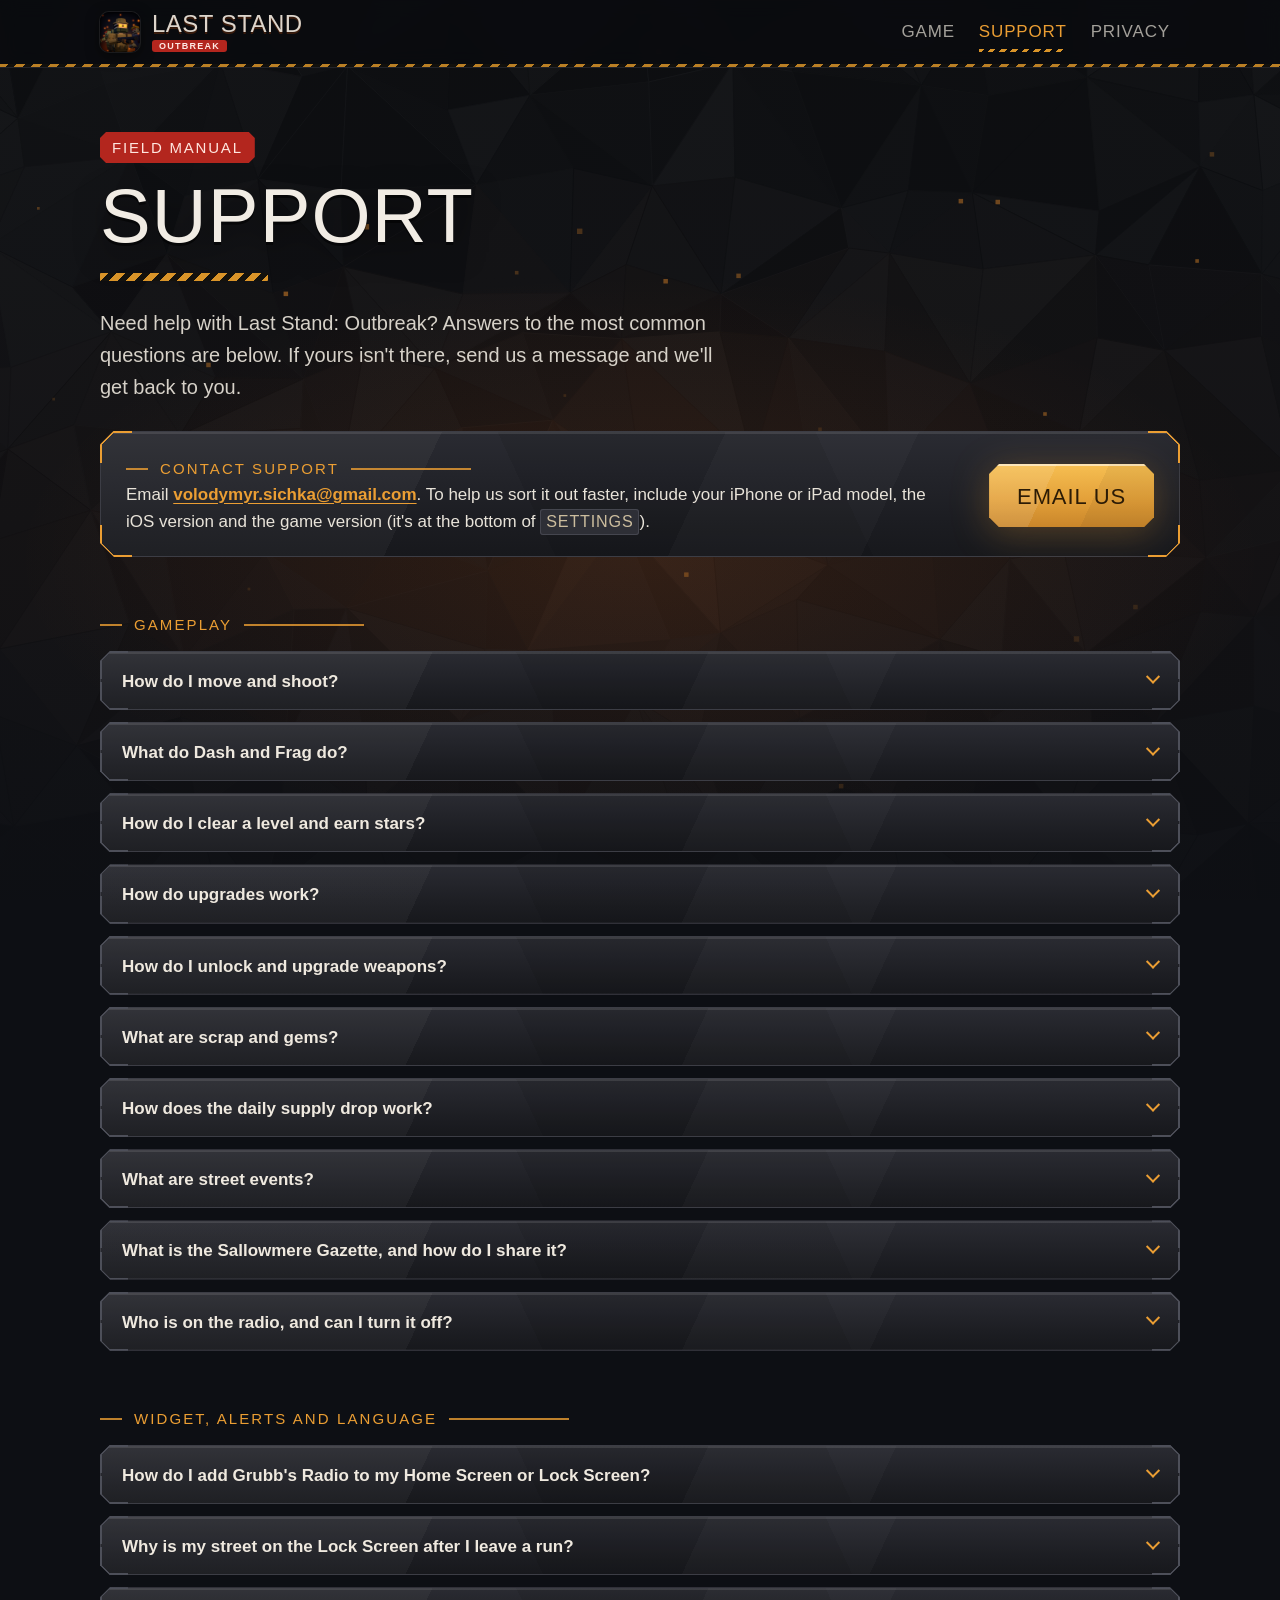
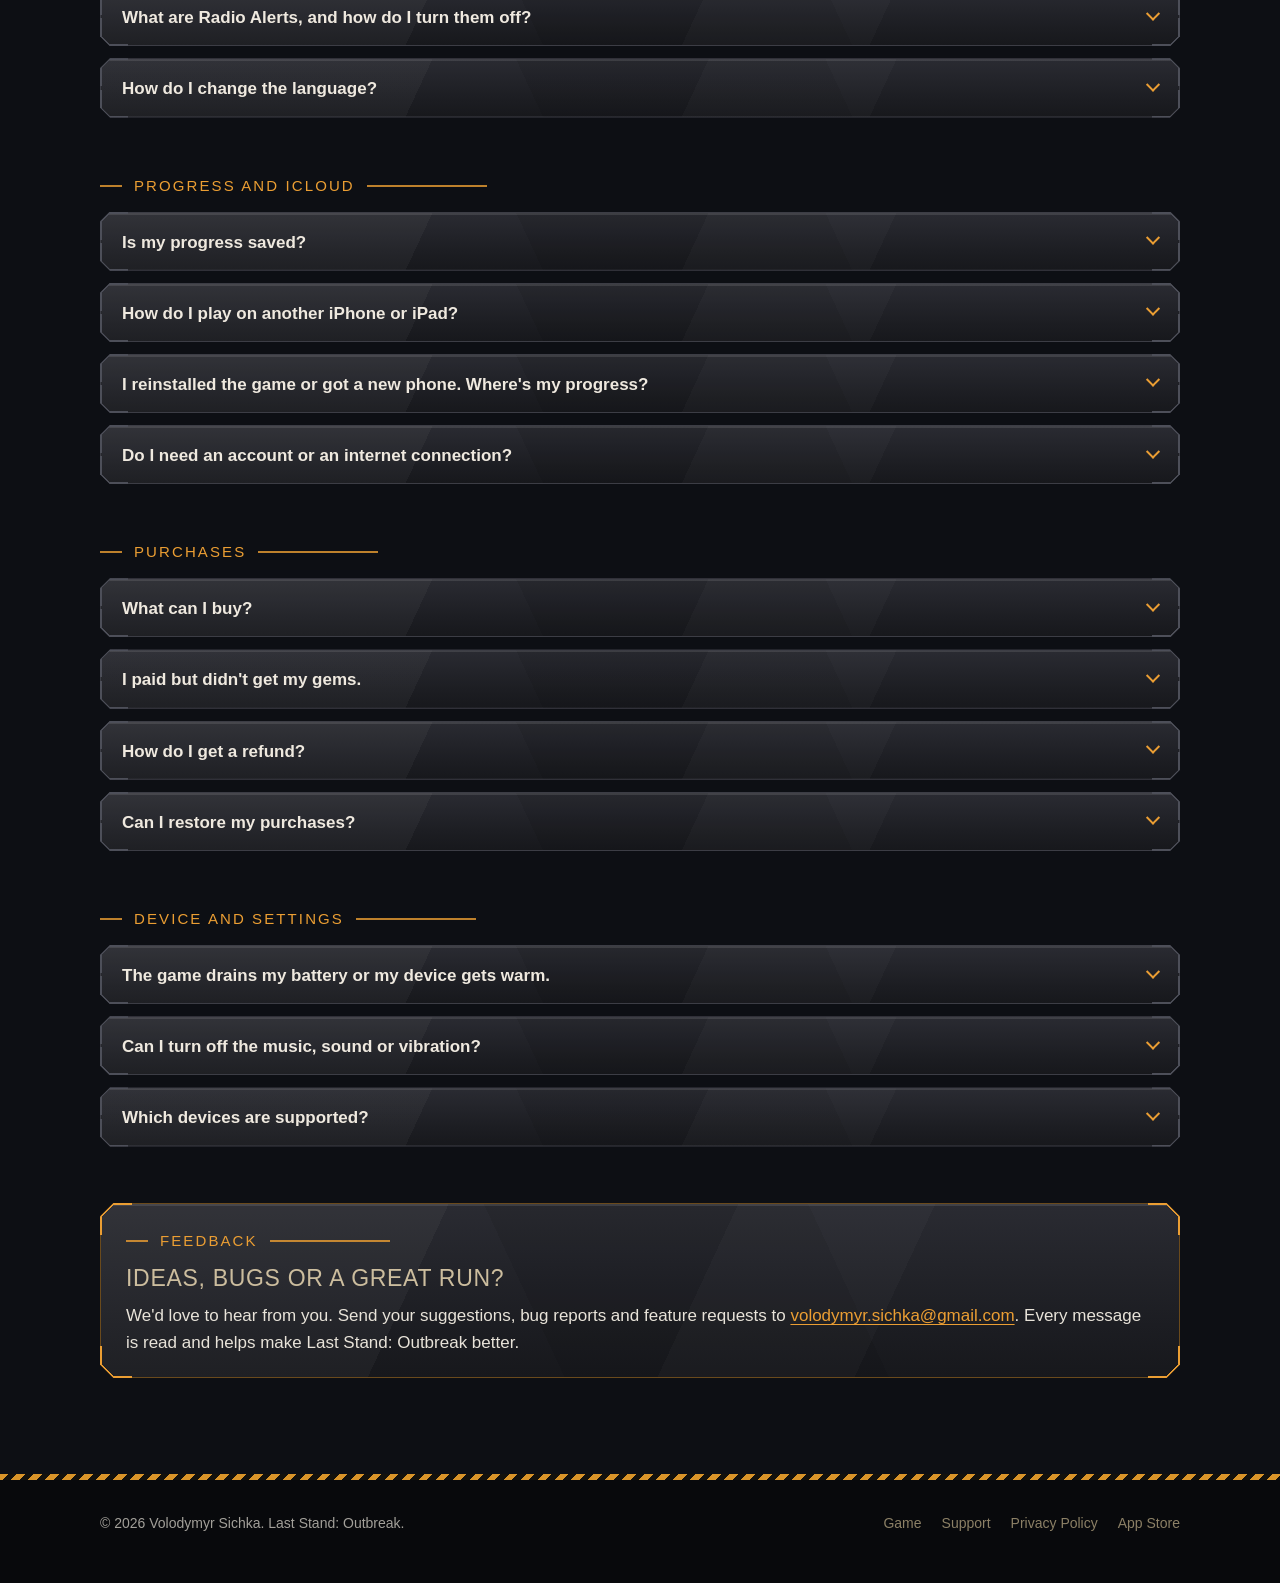
<file: support.html>
<!DOCTYPE html>
<html lang="en">
  <head>
    <meta charset="UTF-8" />
    <meta name="viewport" content="width=device-width, initial-scale=1.0" />
    <title>Support – Last Stand: Outbreak</title>
    <meta name="description" content="Help for Last Stand: Outbreak: controls, upgrades, street events, the Gazette, the widget, reminders, language, progress and iCloud sync, in-app purchases, and how to contact the developer." />
    <meta name="theme-color" content="#0d0f14" />
    <meta property="og:title" content="Last Stand: Outbreak – Support" />
    <meta property="og:description" content="Answers to common questions and how to reach the developer." />
    <meta property="og:image" content="https://vybgss.github.io/last-stand-docs/assets/og.jpg" />
    <link rel="icon" href="favicon.ico" sizes="16x16 32x32 48x48" />
    <link rel="icon" type="image/png" sizes="32x32" href="assets/favicon-32.png" />
    <link rel="icon" type="image/png" sizes="16x16" href="assets/favicon-16.png" />
    <link rel="apple-touch-icon" sizes="180x180" href="assets/apple-touch-icon.png" />
    <link rel="manifest" href="site.webmanifest" />
    <link rel="stylesheet" href="assets/style.css?v=2" />
  </head>
  <body>
    <header class="site-header">
      <div class="wrap">
        <a class="brand" href="marketing.html">
          <img src="assets/icon-96.png" width="40" height="40" alt="" />
          <span class="brand-name"><b>Last Stand</b><span class="tag-outbreak">OUTBREAK</span></span>
        </a>
        <nav class="nav" aria-label="Main">
          <a href="marketing.html">Game</a>
          <a href="support.html" aria-current="page">Support</a>
          <a href="privacy-policy.html">Privacy</a>
        </nav>
      </div>
    </header>

    <main class="wrap">
      <section class="page-head">
        <span class="kicker">Field manual</span>
        <h1>Support</h1>
        <div class="stripe"></div>
        <p class="lead">Need help with Last Stand: Outbreak? Answers to the most common questions are below. If yours isn't there, send us a message and we'll get back to you.</p>
      </section>

      <section class="plate contact contact-plate" id="contact">
        <div>
          <p class="label">Contact support</p>
          <p>Email <a class="email" href="mailto:volodymyr.sichka@gmail.com">volodymyr.sichka@gmail.com</a>. To help us sort it out faster, include your iPhone or iPad model, the iOS version and the game version (it's at the bottom of <span class="key">SETTINGS</span>).</p>
        </div>
        <a class="btn" href="mailto:volodymyr.sichka@gmail.com?subject=Last%20Stand%3A%20Outbreak%20support"><span>Email us</span></a>
      </section>

      <section class="block" id="gameplay">
        <p class="label">Gameplay</p>
        <div class="faq">
          <details class="plate quiet">
            <summary>How do I move and shoot?</summary>
            <div class="answer">
              <p>Touch and drag anywhere on the screen. A virtual joystick appears under your finger. Drag in any direction to move and let go to stop.</p>
              <p>You don't need to aim. Your weapon fires on its own at the nearest infected it has a clear shot at, so you can focus on moving and dodging.</p>
            </div>
          </details>

          <details class="plate quiet">
            <summary>What do Dash and Frag do?</summary>
            <div class="answer">
              <p>Both buttons are in the bottom-right corner.</p>
              <ul>
                <li><span class="key">DASH</span> is a quick combat roll. You can't be hurt while rolling, so use it to slip through a closing gap. It recharges in 3 seconds.</li>
                <li><span class="key">FRAG</span> throws a grenade into the thickest part of the horde. It recharges in 9 seconds, and its damage grows with your weapon.</li>
              </ul>
              <p>Shooting a red barrel blows up everything around it, including you if you stand too close.</p>
            </div>
          </details>

          <details class="plate quiet">
            <summary>How do I clear a level and earn stars?</summary>
            <div class="answer">
              <p>Reach the level's kill goal and a boss wave appears. Defeat the bosses to clear the level and unlock the next one. Each level needs more kills and its infected hit harder.</p>
              <ul>
                <li><span class="stars">★★★</span> No damage taken and at least 90% of the drops collected</li>
                <li><span class="stars">★★</span> At least 90% of the drops collected</li>
                <li><span class="stars">★</span> The level is cleared</li>
              </ul>
            </div>
          </details>

          <details class="plate quiet">
            <summary>How do upgrades work?</summary>
            <div class="answer">
              <p><strong>Field upgrades</strong> last for the current run. Every 90 seconds and at kill milestones you choose one of three. They come in four rarities: common, rare, epic and legendary.</p>
              <p><strong>Permanent upgrades</strong> apply to every future run. You get one for each level you clear, and more from supply chests in the <span class="key">SHOP</span>.</p>
            </div>
          </details>

          <details class="plate quiet">
            <summary>How do I unlock and upgrade weapons?</summary>
            <div class="answer">
              <p>You start with the Shotgun. The Semi-Auto Rifle unlocks after you clear level 5 and the Automatic Rifle after level 10. Pick and upgrade weapons on the <span class="key">SURVIVOR</span> screen. Every upgrade costs scrap and adds damage and fire rate.</p>
            </div>
          </details>

          <details class="plate quiet">
            <summary>What are scrap and gems?</summary>
            <div class="answer">
              <p><strong>Scrap</strong> drops from the infected and from kill streaks. Spend it on weapon upgrades.</p>
              <p><strong>Gems</strong> are rarer. Monsters drop them, the daily supply drop gives you some, and you can buy them. Spend gems on supply chests in the <span class="key">SHOP</span>, which hold permanent upgrades.</p>
            </div>
          </details>

          <details class="plate quiet">
            <summary>How does the daily supply drop work?</summary>
            <div class="answer">
              <p>Open the game once a day to claim gems and scrap. The reward grows each day for seven days in a row and then stays at the day-7 amount. If you miss a day, the streak starts again from day 1.</p>
            </div>
          </details>

          <details class="plate quiet">
            <summary>What are street events?</summary>
            <div class="answer">
              <p>Once you've cleared your first street, something new happens every minute or so during a run:</p>
              <ul>
                <li><strong>Supply drop:</strong> stand in the ring while the crate opens to get scrap, gems and a rare-or-better upgrade.</li>
                <li><strong>Survivor:</strong> reach the survivor, then walk them to the Bingo Brigade's van before the dead catch up.</li>
                <li><strong>Hotwire:</strong> stay next to an abandoned pickup until it starts, then drive it through the horde.</li>
                <li><strong>Blackout:</strong> the lights go out for a while, your torch burns brighter and every kill drops double loot.</li>
              </ul>
            </div>
          </details>

          <details class="plate quiet">
            <summary>What is the Sallowmere Gazette, and how do I share it?</summary>
            <div class="answer">
              <p>After every run, the town paper prints a front page about it: a headline, a photo from the street, your numbers and your loadout. Tap <span class="key">READ THE GAZETTE</span> on the results screen, then <span class="key">SHARE</span> to send it to friends or save it.</p>
              <p>If you choose <em>Save Image</em>, iOS asks once for permission to add photos. The game can only add the page to your library. It can't see your photos.</p>
            </div>
          </details>

          <details class="plate quiet">
            <summary>Who is on the radio, and can I turn it off?</summary>
            <div class="answer">
              <p>That's General Grubb. He teaches you the controls, comments on the fight and tells the story of the outbreak as you clear new streets. If you'd rather play without him, turn off <span class="key">RADIO BRIEFINGS</span> in Settings.</p>
            </div>
          </details>
        </div>
      </section>

      <section class="block" id="widget">
        <p class="label">Widget, alerts and language</p>
        <div class="faq">
          <details class="plate quiet">
            <summary>How do I add Grubb's Radio to my Home Screen or Lock Screen?</summary>
            <div class="answer">
              <p><strong>Home Screen:</strong> touch and hold an empty area until the icons jiggle, tap <em>Edit</em> → <em>Add Widget</em>, search for Last Stand and pick the small or medium size.</p>
              <p><strong>Lock Screen:</strong> touch and hold the Lock Screen, tap <em>Customize</em> → <em>Lock Screen</em>, tap the widget area and choose Last Stand.</p>
              <p>The widget shows the general's line of the day, your daily streak and whether today's supply crate is ready.</p>
            </div>
          </details>

          <details class="plate quiet">
            <summary>Why is my street on the Lock Screen after I leave a run?</summary>
            <div class="answer">
              <p>When you leave in the middle of a fight, a Live Activity keeps track of your street on the Lock Screen and in the Dynamic Island, so you can jump straight back in. It goes away as soon as you're back in the game. It comes with Radio Alerts: switching off <span class="key">RADIO ALERTS</span> in Settings turns it off too, or you can switch off just <em>Live Activities</em> for Last Stand in the iOS Settings app.</p>
            </div>
          </details>

          <details class="plate quiet">
            <summary>What are Radio Alerts, and how do I turn them off?</summary>
            <div class="answer">
              <p>Radio Alerts are optional reminders from General Grubb when your daily supply crate is ready or your streak is about to end. They never arrive at night. The game asks for permission after the tutorial.</p>
              <p>Turn them off with <span class="key">RADIO ALERTS</span> in Settings, or in the iOS Settings app under <em>Notifications</em> → <em>Last Stand</em>.</p>
            </div>
          </details>

          <details class="plate quiet">
            <summary>How do I change the language?</summary>
            <div class="answer">
              <p>The game speaks English, German, French, Ukrainian, Spanish, Japanese and Portuguese, and follows your device's language. To pick another one, tap <span class="key">LANGUAGE</span> in Settings, or choose Last Stand in the iOS Settings app and change <em>Language</em> there. Both places stay in sync.</p>
            </div>
          </details>
        </div>
      </section>

      <section class="block" id="progress">
        <p class="label">Progress and iCloud</p>
        <div class="faq">
          <details class="plate quiet">
            <summary>Is my progress saved?</summary>
            <div class="answer">
              <p>Yes, automatically. Your levels, stars, best scores, scrap, gems, weapon upgrades and permanent upgrades are saved on your device. If you close the game in the middle of a fight, the same run continues when you open it again.</p>
            </div>
          </details>

          <details class="plate quiet">
            <summary>How do I play on another iPhone or iPad?</summary>
            <div class="answer">
              <p>Progress syncs through iCloud. Sign in to iCloud with the same Apple Account on both devices and keep iCloud turned on, and your progress will appear on the other device. Syncing needs an internet connection and can take a moment after you open the game.</p>
            </div>
          </details>

          <details class="plate quiet">
            <summary>I reinstalled the game or got a new phone. Where's my progress?</summary>
            <div class="answer">
              <p>If iCloud was on, sign in with the same Apple Account, open the game while online and give it a moment to download your progress. If iCloud was off, your progress was stored only on the old device and was removed together with the app.</p>
            </div>
          </details>

          <details class="plate quiet">
            <summary>Do I need an account or an internet connection?</summary>
            <div class="answer">
              <p>No account or sign-in is needed, and the game plays fully offline. A connection is only needed for iCloud sync and for in-app purchases.</p>
            </div>
          </details>
        </div>
      </section>

      <section class="block" id="purchases">
        <p class="label">Purchases</p>
        <div class="faq">
          <details class="plate quiet">
            <summary>What can I buy?</summary>
            <div class="answer">
              <p>Last Stand: Outbreak is free to download and play. Everything for sale is optional:</p>
              <ul>
                <li><strong>Gem packs</strong> of 100, 500, 1,000 or 10,000 gems</li>
                <li><strong>Starter Pack</strong> of 200 gems and 200 scrap, which you can buy once</li>
                <li><strong>Extra Life</strong>, which brings you back with full health when a run ends</li>
              </ul>
              <p>Prices are shown in the game in your local currency.</p>
            </div>
          </details>

          <details class="plate quiet">
            <summary>I paid but didn't get my gems.</summary>
            <div class="answer">
              <p>Make sure you're online and restart the game. If the gems still haven't arrived, email us with the date of the purchase and the order ID from Apple's receipt email, and we'll help.</p>
            </div>
          </details>

          <details class="plate quiet">
            <summary>How do I get a refund?</summary>
            <div class="answer">
              <p>Apple handles all payments and refunds, so we can't issue refunds ourselves. Request one at <a href="https://reportaproblem.apple.com">reportaproblem.apple.com</a>.</p>
            </div>
          </details>

          <details class="plate quiet">
            <summary>Can I restore my purchases?</summary>
            <div class="answer">
              <p>Gems, the Starter Pack and Extra Lives are used up once you buy them, so there's nothing for the App Store to restore. Gems you've received are part of your progress and sync with iCloud, so you'll keep them on your other devices and after a reinstall.</p>
            </div>
          </details>
        </div>
      </section>

      <section class="block" id="device">
        <p class="label">Device and settings</p>
        <div class="faq">
          <details class="plate quiet">
            <summary>The game drains my battery or my device gets warm.</summary>
            <div class="answer">
              <p>Turn off <span class="key">HIGH QUALITY 3D</span> in Settings. It switches off real-time shadows, bloom and anti-aliasing, which makes the game much lighter on older devices and your battery.</p>
            </div>
          </details>

          <details class="plate quiet">
            <summary>Can I turn off the music, sound or vibration?</summary>
            <div class="answer">
              <p>Yes. Settings has separate switches for <span class="key">MUSIC</span>, <span class="key">SOUND EFFECTS</span> and <span class="key">HAPTICS</span>, and <span class="key">ENEMY HP BARS</span> shows or hides the health bars above the infected. <span class="key">RADIO BRIEFINGS</span>, <span class="key">RADIO ALERTS</span> and <span class="key">LANGUAGE</span> are there too.</p>
            </div>
          </details>

          <details class="plate quiet">
            <summary>Which devices are supported?</summary>
            <div class="answer">
              <p>iPhone and iPad with iOS or iPadOS 17 or later.</p>
            </div>
          </details>
        </div>
      </section>

      <section class="block">
        <div class="plate radio">
          <p class="label">Feedback</p>
          <h3>Ideas, bugs or a great run?</h3>
          <p style="margin-top: 12px">We'd love to hear from you. Send your suggestions, bug reports and feature requests to <a href="mailto:volodymyr.sichka@gmail.com">volodymyr.sichka@gmail.com</a>. Every message is read and helps make Last Stand: Outbreak better.</p>
        </div>
      </section>
    </main>

    <footer class="site-footer">
      <div class="wrap">
        <span>© 2026 Volodymyr Sichka. Last Stand: Outbreak.</span>
        <nav aria-label="Footer">
          <a href="marketing.html">Game</a>
          <a href="support.html">Support</a>
          <a href="privacy-policy.html">Privacy Policy</a>
          <a href="https://apps.apple.com/app/last-stand-outbreak/id6768721090">App Store</a>
        </nav>
      </div>
    </footer>
  </body>
</html>
</file>
<file: assets/style.css>
/*
  Last Stand: Outbreak — site style.
  Mirrors the in-game "field kit" UI (UIStyle.swift / Theme.swift): chamfered
  gunmetal plates, amber corner brackets, Impact headings with hazard-stripe
  underlines, on a dark low-poly street backdrop.
*/

:root {
  color-scheme: dark;

  --bg: #0d0f14;
  --plate: #212228;
  --plate-deep: #16171b;
  --frame: #3c3d45;
  --steel: #4d4f59;

  --amber: #eb9e33;
  --hazard: #d99429;
  --gold: #f2d45c;
  --blood: #b3261e;
  --danger: #f54d4d;
  --good: #80d973;

  --bone: #ccbd9e;
  --bone-dim: #8c8066;
  --text: #e8e3d9;
  --muted: #a3a09a;

  --common: #d9d9d9;
  --rare: #73c7ff;
  --epic: #c773ff;
  --legendary: #ffb840;

  --display: Impact, Haettenschweiler, "Arial Narrow Bold", "Franklin Gothic Bold", "Oswald", sans-serif;
  --body: "Avenir Next", Avenir, "Segoe UI", Roboto, "Helvetica Neue", Arial, sans-serif;

  --cut: 14px;
  --wrap: 1080px;
}

*,
*::before,
*::after {
  box-sizing: border-box;
}

html {
  -webkit-text-size-adjust: 100%;
  scroll-behavior: smooth;
}

body {
  margin: 0;
  min-height: 100vh;
  background: var(--bg);
  color: var(--text);
  font-family: var(--body);
  font-size: 17px;
  line-height: 1.6;
  font-weight: 500;
  -webkit-font-smoothing: antialiased;
  overflow-x: hidden;
}

/* Low-poly street backdrop with the warm glow of burning oil drums. */
body::before {
  content: "";
  position: fixed;
  inset: 0;
  z-index: -1;
  background:
    radial-gradient(ellipse 70% 45% at 50% 62%, rgba(235, 120, 40, 0.10), transparent 70%),
    linear-gradient(180deg, rgba(13, 15, 20, 0.15), rgba(13, 15, 20, 0.75)),
    url("backdrop.svg") center / cover no-repeat,
    var(--bg);
}

img {
  max-width: 100%;
  height: auto;
  display: block;
}

a {
  color: var(--amber);
  text-decoration-thickness: 1px;
  text-underline-offset: 3px;
}

a:hover {
  color: var(--gold);
}

:focus-visible {
  outline: 2px solid var(--gold);
  outline-offset: 3px;
}

strong {
  color: var(--bone);
  font-weight: 700;
}

.wrap {
  width: min(var(--wrap), 100% - 32px);
  margin-inline: auto;
}

/* ---------- Header & footer ---------- */

.site-header {
  position: sticky;
  top: 0;
  z-index: 10;
  background: rgba(10, 11, 14, 0.86);
  -webkit-backdrop-filter: blur(10px);
  backdrop-filter: blur(10px);
  border-bottom: 1px solid #23242a;
}

.site-header::after {
  content: "";
  display: block;
  height: 3px;
  background: repeating-linear-gradient(135deg, var(--hazard) 0 6px, #14120d 6px 12px);
  opacity: 0.85;
}

.site-header .wrap {
  display: flex;
  align-items: center;
  justify-content: space-between;
  gap: 16px;
  min-height: 64px;
}

.brand {
  display: flex;
  align-items: center;
  gap: 12px;
  text-decoration: none;
  color: var(--bone);
}

.brand img {
  width: 40px;
  height: 40px;
  border-radius: 9px;
  box-shadow: 0 0 0 1px rgba(255, 255, 255, 0.08), 0 4px 14px rgba(0, 0, 0, 0.5);
}

.brand-name {
  display: flex;
  flex-direction: column;
  align-items: flex-start;
  line-height: 1;
}

.brand-name b {
  font-family: var(--display);
  font-weight: 400;
  font-size: 24px;
  letter-spacing: 0.02em;
  text-transform: uppercase;
  white-space: nowrap;
  color: #ddd5cb;
  text-shadow: 0 2px 0 #3a1c0c;
}

.tag-outbreak {
  margin-top: 4px;
  padding: 2px 7px 1px;
  background: var(--blood);
  color: #ffe9e4;
  font-family: var(--body);
  font-size: 9px;
  font-weight: 700;
  letter-spacing: 0.14em;
  border-radius: 3px;
}

.brand:hover {
  color: var(--bone);
}

.nav {
  display: flex;
  gap: 4px;
}

.nav a {
  font-family: var(--display);
  font-size: 17px;
  letter-spacing: 0.05em;
  text-transform: uppercase;
  color: var(--muted);
  text-decoration: none;
  padding: 8px 10px;
  position: relative;
}

.nav a:hover {
  color: var(--bone);
}

.nav a[aria-current="page"] {
  color: var(--amber);
}

.nav a[aria-current="page"]::after {
  content: "";
  position: absolute;
  left: 10px;
  right: 10px;
  bottom: 2px;
  height: 3px;
  background: repeating-linear-gradient(135deg, var(--hazard) 0 4px, transparent 4px 8px);
}

.site-footer {
  margin-top: 96px;
  padding: 32px 0 48px;
  background: rgba(8, 9, 11, 0.82);
  color: var(--muted);
  font-size: 14px;
}

.site-footer::before {
  content: "";
  display: block;
  height: 6px;
  margin-top: -32px;
  margin-bottom: 32px;
  background: repeating-linear-gradient(135deg, var(--hazard) 0 6px, #14120d 6px 12px);
}

.site-footer .wrap {
  display: flex;
  flex-wrap: wrap;
  gap: 12px 32px;
  justify-content: space-between;
  align-items: center;
}

.site-footer nav {
  display: flex;
  flex-wrap: wrap;
  gap: 8px 20px;
}

.site-footer a {
  color: var(--bone-dim);
  text-decoration: none;
}

.site-footer a:hover {
  color: var(--bone);
}

/* ---------- Type ---------- */

h1,
h2,
h3 {
  font-family: var(--display);
  font-weight: 400;
  text-transform: uppercase;
  letter-spacing: 0.015em;
  line-height: 1.02;
  margin: 0;
}

h1 {
  font-size: clamp(44px, 8vw, 76px);
  color: #f1ece4;
  text-shadow: 0 3px 0 rgba(0, 0, 0, 0.55), 0 10px 30px rgba(0, 0, 0, 0.5);
}

h1 .hot,
h2 .hot {
  display: block;
  background: linear-gradient(180deg, #f5b13b 0%, #e8702a 60%, #d4452a 100%);
  -webkit-background-clip: text;
  background-clip: text;
  color: transparent;
  text-shadow: none;
  filter: drop-shadow(0 3px 0 rgba(0, 0, 0, 0.55));
}

h2 {
  font-size: clamp(32px, 5vw, 46px);
  color: #efe9df;
}

h3 {
  font-size: 23px;
  color: var(--bone);
  letter-spacing: 0.03em;
}

p {
  margin: 0 0 16px;
}

.lead {
  font-size: clamp(18px, 2.2vw, 20px);
  color: #d6d1c8;
  max-width: 640px;
}

.muted {
  color: var(--muted);
}

/* Red label over a title, as on the store screenshots. */
.kicker {
  display: inline-block;
  padding: 4px 12px 3px;
  margin-bottom: 14px;
  background: var(--blood);
  color: #ffe6df;
  font-family: var(--display);
  font-size: 15px;
  letter-spacing: 0.12em;
  text-transform: uppercase;
  clip-path: polygon(6px 0, calc(100% - 6px) 0, 100% 6px, 100% calc(100% - 6px), calc(100% - 6px) 100%, 6px 100%, 0 calc(100% - 6px), 0 6px);
}

/* Hazard-stripe underline with rivets, like the in-game headings. */
.stripe {
  position: relative;
  width: 168px;
  height: 8px;
  margin: 18px 0 26px;
  background: repeating-linear-gradient(135deg, var(--hazard) 0 6px, #14120d 6px 12px);
  border-radius: 1px;
}

.center .stripe,
.stripe.center {
  margin-inline: auto;
}

/* Small amber "— LABEL —" section headings from the Survivor screen. */
.label {
  display: flex;
  align-items: center;
  gap: 12px;
  font-family: var(--display);
  font-size: 15px;
  letter-spacing: 0.14em;
  text-transform: uppercase;
  color: var(--amber);
  margin: 0 0 14px;
}

.label::before,
.label::after {
  content: "";
  height: 2px;
  width: 22px;
  background: var(--amber);
  opacity: 0.8;
}

.label::after {
  flex: 1;
  max-width: 120px;
}

.center {
  text-align: center;
}

.center .label {
  justify-content: center;
}

/* ---------- Plates: chamfered, faceted, amber corner brackets ---------- */

.plate {
  --c: var(--cut);
  --edge: var(--frame);
  --bracket: var(--amber);
  position: relative;
  isolation: isolate;
  padding: 26px 26px 22px;
  background: var(--edge);
  clip-path: polygon(var(--c) 0, calc(100% - var(--c)) 0, 100% var(--c), 100% calc(100% - var(--c)), calc(100% - var(--c)) 100%, var(--c) 100%, 0 calc(100% - var(--c)), 0 var(--c));
}

/* Fill: top-lit gunmetal broken into facets, with a bright bevel lip. */
.plate::before {
  content: "";
  position: absolute;
  inset: 1px;
  z-index: -1;
  clip-path: polygon(calc(var(--c) - 0.4px) 0, calc(100% - var(--c) + 0.4px) 0, 100% calc(var(--c) - 0.4px), 100% calc(100% - var(--c) + 0.4px), calc(100% - var(--c) + 0.4px) 100%, calc(var(--c) - 0.4px) 100%, 0 calc(100% - var(--c) + 0.4px), 0 calc(var(--c) - 0.4px));
  background:
    linear-gradient(180deg, rgba(255, 255, 255, 0.10) 0 2px, transparent 2px),
    linear-gradient(115deg, rgba(255, 255, 255, 0.035) 0 30%, transparent 30% 55%, rgba(255, 255, 255, 0.025) 55% 72%, transparent 72%),
    linear-gradient(65deg, transparent 0 40%, rgba(0, 0, 0, 0.08) 40% 68%, transparent 68%),
    linear-gradient(180deg, #2a2b32 0%, #1c1d22 70%, #17181c 100%);
}

/* Corner brackets: a diagonal along each cut plus a short arm on both edges. */
.plate::after {
  content: "";
  position: absolute;
  inset: 0;
  z-index: -1;
  pointer-events: none;
  --arm: 18px;
  --t: 2px;
  background:
    linear-gradient(to bottom right, transparent calc(50% - 1.2px), var(--bracket) 0 calc(50% + 1.2px), transparent 0) left top / var(--c) var(--c),
    linear-gradient(to bottom left, transparent calc(50% - 1.2px), var(--bracket) 0 calc(50% + 1.2px), transparent 0) right top / var(--c) var(--c),
    linear-gradient(to top right, transparent calc(50% - 1.2px), var(--bracket) 0 calc(50% + 1.2px), transparent 0) left bottom / var(--c) var(--c),
    linear-gradient(to top left, transparent calc(50% - 1.2px), var(--bracket) 0 calc(50% + 1.2px), transparent 0) right bottom / var(--c) var(--c),
    linear-gradient(var(--bracket), var(--bracket)) left var(--c) top 0 / var(--arm) var(--t),
    linear-gradient(var(--bracket), var(--bracket)) left 0 top var(--c) / var(--t) var(--arm),
    linear-gradient(var(--bracket), var(--bracket)) right var(--c) top 0 / var(--arm) var(--t),
    linear-gradient(var(--bracket), var(--bracket)) right 0 top var(--c) / var(--t) var(--arm),
    linear-gradient(var(--bracket), var(--bracket)) left var(--c) bottom 0 / var(--arm) var(--t),
    linear-gradient(var(--bracket), var(--bracket)) left 0 bottom var(--c) / var(--t) var(--arm),
    linear-gradient(var(--bracket), var(--bracket)) right var(--c) bottom 0 / var(--arm) var(--t),
    linear-gradient(var(--bracket), var(--bracket)) right 0 bottom var(--c) / var(--t) var(--arm);
  background-repeat: no-repeat;
}

.plate > * {
  position: relative;
}

.plate > :last-child {
  margin-bottom: 0;
}

.plate.quiet {
  --bracket: var(--steel);
}

.plate.good {
  --edge: #3f6b3a;
  --bracket: var(--good);
}

.plate.danger {
  --edge: #6b2a27;
  --bracket: var(--danger);
}

.plate.radio {
  --edge: #6a4a1c;
}

/* ---------- Buttons ---------- */

.btn {
  display: inline-flex;
  filter: drop-shadow(0 6px 18px rgba(235, 158, 51, 0.28));
  text-decoration: none;
}

.btn > span {
  --c: 10px;
  display: inline-flex;
  align-items: center;
  gap: 10px;
  padding: 15px 28px 13px;
  font-family: var(--display);
  font-size: 22px;
  letter-spacing: 0.04em;
  text-transform: uppercase;
  color: #2b1b06;
  background:
    linear-gradient(180deg, rgba(255, 255, 255, 0.55) 0 2px, transparent 2px),
    linear-gradient(115deg, rgba(255, 255, 255, 0.10) 0 35%, transparent 35% 62%, rgba(0, 0, 0, 0.05) 62%),
    linear-gradient(180deg, #f6bf52 0%, #e4a13a 55%, #c9862a 100%);
  clip-path: polygon(var(--c) 0, calc(100% - var(--c)) 0, 100% var(--c), 100% calc(100% - var(--c)), calc(100% - var(--c)) 100%, var(--c) 100%, 0 calc(100% - var(--c)), 0 var(--c));
  transition: transform 0.15s ease;
}

.btn:hover > span {
  transform: translateY(-1px);
  color: #1d1204;
}

.btn:active > span {
  transform: translateY(1px);
}

.btn svg {
  width: 22px;
  height: 22px;
  flex: none;
}

.btn.secondary {
  filter: none;
}

.btn.secondary > span {
  color: var(--bone);
  background:
    linear-gradient(180deg, rgba(255, 255, 255, 0.10) 0 2px, transparent 2px),
    linear-gradient(180deg, #2c2d34 0%, #1b1c21 100%);
  box-shadow: inset 0 0 0 1px var(--frame);
}

.btn.secondary:hover > span {
  color: #fff;
}

.actions {
  display: flex;
  flex-wrap: wrap;
  gap: 14px;
  align-items: center;
}

.center .actions {
  justify-content: center;
}

.meta {
  margin-top: 18px;
  font-size: 14px;
  color: var(--muted);
  letter-spacing: 0.02em;
}

/* ---------- Page heads (support, privacy) ---------- */

.page-head {
  padding: 64px 0 28px;
}

.page-head .lead {
  margin-bottom: 0;
}

.updated {
  display: inline-flex;
  align-items: center;
  gap: 8px;
  margin-top: 20px;
  font-size: 14px;
  color: var(--muted);
}

.updated::before {
  content: "";
  width: 8px;
  height: 8px;
  border-radius: 50%;
  background: var(--danger);
  box-shadow: 0 0 8px var(--danger);
}

section {
  scroll-margin-top: 90px;
}

.block {
  margin-top: 56px;
}

/* ---------- Marketing ---------- */

.hero {
  padding: 28px 0 0;
}

.keyart {
  --c: 22px;
  padding: 0;
  overflow: hidden;
}

.keyart img {
  width: 100%;
  aspect-ratio: 1920 / 823;
  object-fit: cover;
}

.keyart::after {
  z-index: 1;
  --arm: 34px;
  --t: 3px;
}

.hero-copy {
  padding: 40px 0 0;
}

.hero-copy .lead {
  margin-inline: auto;
}

.transmission {
  display: grid;
  grid-template-columns: 112px 1fr;
  gap: 22px;
  align-items: center;
  max-width: 760px;
  margin: 64px auto 0;
  padding-top: 34px;
}

.transmission .tx-tag {
  position: absolute;
  top: 0;
  left: 26px;
  padding: 3px 12px 2px;
  background: var(--amber);
  color: #2b1b06;
  font-family: var(--body);
  font-size: 11px;
  font-weight: 800;
  letter-spacing: 0.1em;
  text-transform: uppercase;
  border-radius: 0 0 4px 4px;
}

.transmission img {
  width: 112px;
  height: auto;
}

.tx-name {
  display: flex;
  align-items: center;
  gap: 10px;
  margin-bottom: 6px;
  font-family: var(--display);
  font-size: 22px;
  letter-spacing: 0.03em;
  color: var(--bone);
}

.tx-name small {
  padding: 1px 7px;
  font-family: var(--body);
  font-size: 11px;
  font-weight: 700;
  letter-spacing: 0.06em;
  color: #c9ccd4;
  background: #4a4d57;
  border-radius: 4px;
}

.tx-name .ch {
  margin-left: auto;
  display: inline-flex;
  align-items: center;
  gap: 6px;
  font-family: var(--body);
  font-size: 12px;
  font-weight: 600;
  white-space: nowrap;
  color: var(--muted);
}

.tx-name .ch::before {
  content: "";
  width: 8px;
  height: 8px;
  border-radius: 50%;
  background: var(--danger);
}

.transmission blockquote {
  margin: 0;
  font-size: 19px;
  line-height: 1.5;
  color: #ece6dc;
}

.transmission blockquote em {
  font-style: normal;
  font-weight: 700;
  color: var(--amber);
}

.shots {
  display: grid;
  grid-auto-flow: column;
  grid-auto-columns: minmax(220px, 260px);
  gap: 18px;
  overflow-x: auto;
  scroll-snap-type: x mandatory;
  padding: 6px 2px 18px;
  scrollbar-color: var(--steel) transparent;
}

.shots figure {
  margin: 0;
  scroll-snap-align: start;
}

.shots img {
  width: 100%;
  border-radius: 14px;
  box-shadow: 0 0 0 1px rgba(255, 255, 255, 0.06), 0 14px 32px rgba(0, 0, 0, 0.55);
}

.features {
  display: grid;
  grid-template-columns: repeat(auto-fit, minmax(300px, 1fr));
  gap: 20px;
}

.feature h3 {
  display: flex;
  align-items: center;
  gap: 14px;
  margin-bottom: 14px;
}

.hex {
  flex: none;
  display: grid;
  place-items: center;
  width: 46px;
  height: 52px;
  background: linear-gradient(180deg, #3a3b43, #24252b);
  clip-path: polygon(50% 0, 100% 25%, 100% 75%, 50% 100%, 0 75%, 0 25%);
  position: relative;
}

.hex::before {
  content: "";
  position: absolute;
  inset: 2px;
  background: linear-gradient(180deg, #2b2c33, #18191d);
  clip-path: inherit;
}

.hex svg {
  position: relative;
  width: 24px;
  height: 24px;
  color: var(--amber);
}

.feature ul,
.ticks {
  list-style: none;
  margin: 0;
  padding: 0;
}

.feature li,
.ticks li {
  position: relative;
  padding-left: 20px;
  margin-bottom: 8px;
  color: #d2cdc4;
  font-size: 16px;
}

.feature li::before,
.ticks li::before {
  content: "";
  position: absolute;
  left: 2px;
  top: 0.62em;
  width: 7px;
  height: 7px;
  background: var(--amber);
  transform: rotate(45deg);
}

.chips {
  display: flex;
  flex-wrap: wrap;
  gap: 8px;
  margin-top: 14px;
}

.chip {
  display: inline-flex;
  align-items: center;
  gap: 7px;
  padding: 3px 10px 2px;
  font-family: var(--display);
  font-size: 14px;
  letter-spacing: 0.06em;
  text-transform: uppercase;
  color: var(--chip, var(--bone));
  background: rgba(0, 0, 0, 0.35);
  box-shadow: inset 0 0 0 1px color-mix(in srgb, var(--chip, var(--bone)) 55%, transparent);
  border-radius: 3px;
}

.chip i {
  width: 9px;
  height: 9px;
  border-radius: 2px;
  background: var(--chip, var(--bone));
}

.facts {
  display: grid;
  grid-template-columns: repeat(auto-fit, minmax(150px, 1fr));
  gap: 14px;
}

.fact {
  --c: 10px;
  padding: 16px 18px 14px;
  text-align: center;
}

.fact b {
  display: block;
  font-family: var(--display);
  font-weight: 400;
  font-size: 26px;
  color: var(--gold);
  letter-spacing: 0.02em;
  line-height: 1.1;
}

.fact span {
  font-size: 13px;
  color: var(--muted);
  text-transform: uppercase;
  letter-spacing: 0.08em;
}

.final {
  padding: 48px 26px 44px;
  text-align: center;
}

.final .stripe {
  margin-inline: auto;
}

/* ---------- Support ---------- */

.contact {
  display: grid;
  grid-template-columns: 1fr auto;
  gap: 20px 32px;
  align-items: center;
}

.contact p {
  margin: 0;
}

.contact .email {
  font-weight: 700;
  word-break: break-all;
}

.faq {
  display: grid;
  gap: 12px;
}

.faq details {
  --c: 10px;
  padding: 0;
}

.faq summary {
  list-style: none;
  cursor: pointer;
  display: flex;
  align-items: center;
  gap: 14px;
  padding: 17px 22px 15px;
  font-weight: 700;
  font-size: 17px;
  color: #efe9df;
}

.faq summary::-webkit-details-marker {
  display: none;
}

.faq summary::after {
  content: "";
  margin-left: auto;
  flex: none;
  width: 10px;
  height: 10px;
  border-right: 2px solid var(--amber);
  border-bottom: 2px solid var(--amber);
  transform: rotate(45deg) translate(-3px, -3px);
  transition: transform 0.2s ease;
}

.faq details[open] summary::after {
  transform: rotate(-135deg) translate(-3px, -3px);
}

.faq summary:hover {
  color: #fff;
}

.faq .answer {
  padding: 0 22px 18px;
  color: #d2cdc4;
  font-size: 16px;
}

.faq .answer p:last-child,
.faq .answer ul:last-child {
  margin-bottom: 0;
}

.faq .answer ul {
  margin: 0 0 14px;
  padding-left: 20px;
}

.faq .answer li {
  margin-bottom: 6px;
}

.key {
  display: inline-block;
  padding: 0 6px;
  font-family: var(--display);
  font-size: 0.95em;
  letter-spacing: 0.05em;
  color: var(--bone);
  background: #2e2f36;
  box-shadow: inset 0 0 0 1px #45464f;
  border-radius: 3px;
}

.stars {
  color: var(--gold);
  letter-spacing: 1px;
}

/* ---------- Privacy ---------- */

.glance {
  display: grid;
  grid-template-columns: repeat(auto-fit, minmax(min(100%, 300px), 1fr));
  gap: 14px;
}

.glance .plate {
  --c: 10px;
  padding: 18px 18px 16px;
}

.glance b {
  display: flex;
  align-items: center;
  gap: 8px;
  font-family: var(--display);
  font-weight: 400;
  font-size: 19px;
  letter-spacing: 0.03em;
  text-transform: uppercase;
  color: var(--good);
  margin-bottom: 4px;
}

.glance b::before {
  content: "";
  flex: none;
  width: 12px;
  height: 7px;
  border-left: 3px solid var(--good);
  border-bottom: 3px solid var(--good);
  transform: rotate(-45deg) translateY(-2px);
}

.glance span {
  font-size: 14px;
  color: var(--muted);
  line-height: 1.45;
  display: block;
}

.doc {
  padding: 40px clamp(20px, 5vw, 56px) 36px;
}

.doc h2 {
  display: flex;
  align-items: baseline;
  gap: 14px;
  font-size: clamp(25px, 3.6vw, 31px);
  margin: 44px 0 14px;
}

.doc h2:first-child {
  margin-top: 0;
}

.doc h2 .num {
  font-size: 0.72em;
  color: var(--amber);
}

.doc p,
.doc li {
  color: #d6d1c8;
}

.doc ul {
  margin: 0 0 16px;
  padding-left: 22px;
}

.doc li {
  margin-bottom: 8px;
}

.doc li::marker {
  color: var(--amber);
}

.data-table {
  width: 100%;
  border-collapse: collapse;
  margin: 8px 0 20px;
  font-size: 15px;
}

.data-table th,
.data-table td {
  text-align: left;
  vertical-align: top;
  padding: 11px 12px;
  border-bottom: 1px solid #33343b;
}

.data-table th {
  font-family: var(--display);
  font-weight: 400;
  font-size: 14px;
  letter-spacing: 0.1em;
  text-transform: uppercase;
  color: var(--amber);
  border-bottom: 2px solid #4a3a20;
}

.data-table td:first-child {
  color: var(--bone);
  font-weight: 700;
  white-space: nowrap;
}

.table-scroll {
  overflow-x: auto;
}

.callout {
  margin: 0 0 18px;
  padding: 14px 18px;
  border-left: 3px solid var(--amber);
  background: rgba(235, 158, 51, 0.07);
  color: #e3ddd2;
}

/* ---------- Small screens ---------- */

@media (max-width: 720px) {
  body {
    font-size: 16px;
  }

  .site-header .wrap {
    min-height: 58px;
  }

  .brand img {
    width: 34px;
    height: 34px;
  }

  .brand-name b {
    font-size: 20px;
  }

  .nav a {
    font-size: 15px;
    padding: 8px 6px;
  }

  .nav a[aria-current="page"]::after {
    left: 6px;
    right: 6px;
  }

  .feature,
  .contact-plate {
    padding: 22px 20px 18px;
  }

  .keyart {
    --c: 14px;
  }

  .keyart img {
    aspect-ratio: 4 / 3;
  }

  .transmission {
    grid-template-columns: 64px 1fr;
    gap: 14px 14px;
    padding-top: 38px;
  }

  .transmission figcaption {
    display: contents;
  }

  .transmission img {
    width: 64px;
  }

  .transmission .tx-name {
    margin: 0;
  }

  .transmission blockquote {
    grid-column: 1 / -1;
  }

  .transmission blockquote {
    font-size: 17px;
  }

  .contact {
    grid-template-columns: 1fr;
  }

  .data-table thead {
    display: none;
  }

  .data-table tr {
    display: block;
    padding: 12px 0;
    border-bottom: 1px solid #33343b;
  }

  .data-table td {
    display: block;
    padding: 2px 0;
    border: 0;
  }

  .data-table td:last-child {
    margin-top: 4px;
    font-size: 13px;
    letter-spacing: 0.04em;
    text-transform: uppercase;
    color: var(--amber);
  }

  .page-head {
    padding-top: 44px;
  }

  .faq summary {
    padding: 15px 18px 13px;
  }

  .faq .answer {
    padding: 0 18px 16px;
  }
}

@media (max-width: 400px) {
  .brand {
    gap: 9px;
  }

  .brand-name b {
    font-size: 18px;
  }

  .brand-name .tag-outbreak {
    display: none;
  }

  .nav a {
    font-size: 14px;
    padding: 8px 5px;
  }

  .nav a[aria-current="page"]::after {
    left: 5px;
    right: 5px;
  }

  .btn > span {
    gap: 8px;
    padding: 14px 18px 12px;
    font-size: 19px;
  }

  .btn svg {
    width: 18px;
    height: 18px;
  }

  .final {
    padding: 40px 16px 36px;
  }
}

@media (prefers-reduced-motion: reduce) {
  html {
    scroll-behavior: auto;
  }

  .btn > span,
  .faq summary::after {
    transition: none;
  }
}
</file>
